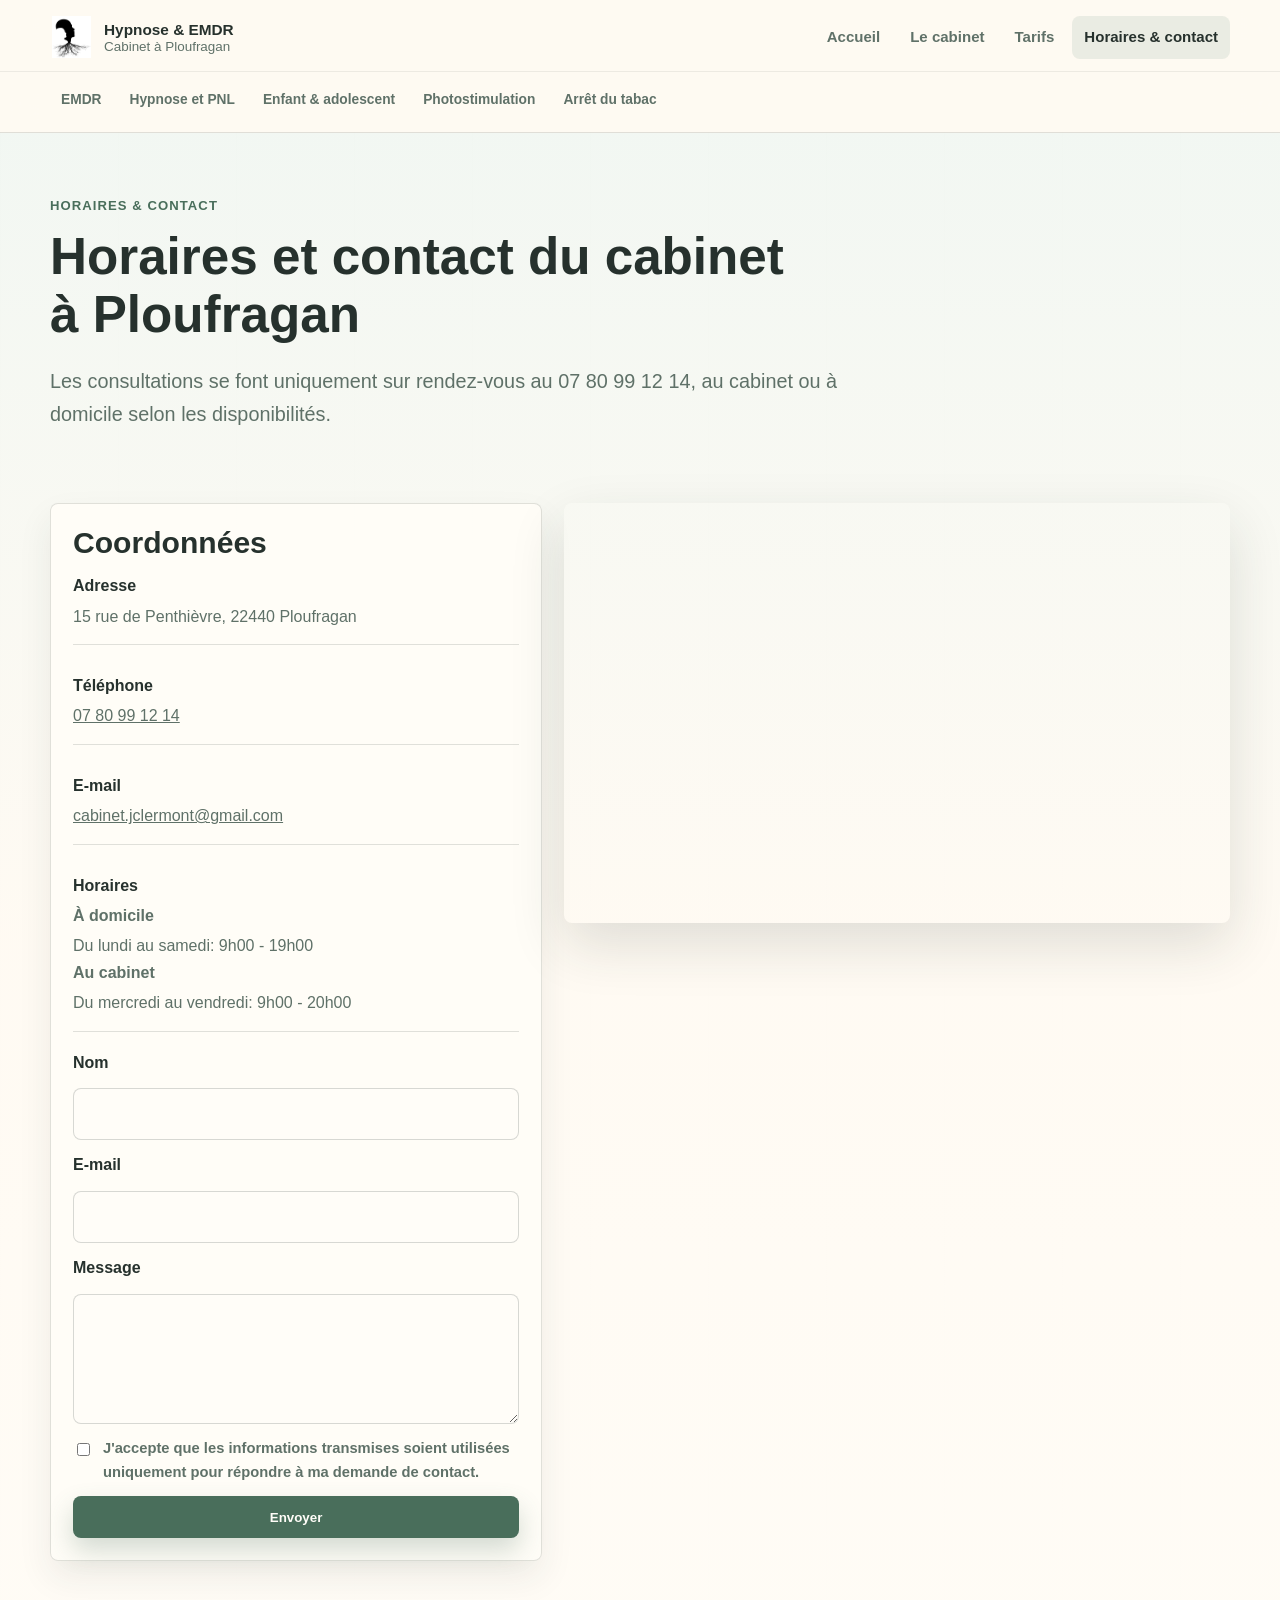
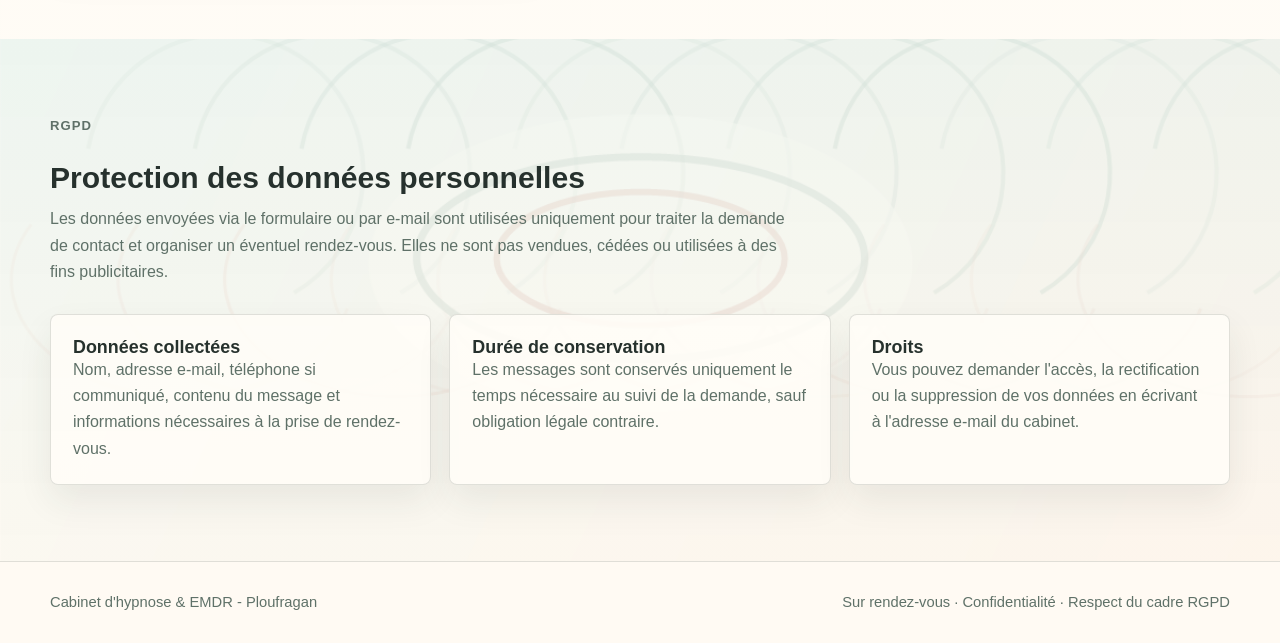
<file: horaires-et-contact.html>
<!DOCTYPE html>
<html lang="fr">
<head>
  <meta charset="UTF-8">
  <meta name="viewport" content="width=device-width, initial-scale=1.0">
  <title>Contact hypnose EMDR Ploufragan | 07 80 99 12 14</title>
  <meta name="description" content="Contactez Julien Clermont à Ploufragan: cabinet d'hypnose et EMDR au 15 rue de Penthièvre. Rendez-vous au 07 80 99 12 14.">
  <meta name="robots" content="index, follow">
  <meta name="author" content="Julien Clermont">
  <link rel="canonical" href="https://www.hypnosejulienclermont.bzh/horaires-et-contact.html">
  <link rel="icon" type="image/x-icon" href="favicon.ico">
  <meta property="og:type" content="website">
  <meta property="og:title" content="Contact hypnose EMDR Ploufragan">
  <meta property="og:description" content="Adresse, téléphone, horaires et carte du cabinet Julien Clermont à Ploufragan.">
  <meta property="og:url" content="https://www.hypnosejulienclermont.bzh/horaires-et-contact.html">
  <meta property="og:image" content="https://www.hypnosejulienclermont.bzh/assets/images/logo.png">
  <meta name="twitter:card" content="summary_large_image">
  <link rel="stylesheet" href="assets/css/style.css">
</head>
<body>
  <header class="site-header">
    <div class="header-inner">
      <a class="brand" href="index.html" aria-label="Accueil du cabinet">
        <span class="brand-mark" aria-hidden="true"></span>
        <span class="brand-text">
          <strong>Hypnose &amp; EMDR</strong>
          <span>Cabinet à Ploufragan</span>
        </span>
      </a>
      <nav class="primary-nav" aria-label="Navigation principale">
        <a href="index.html">Accueil</a>
        <a href="le-cabinet.html">Le cabinet</a>
        <a href="tarifs.html">Tarifs</a>
        <a class="active" href="horaires-et-contact.html">Horaires &amp; contact</a>
      </nav>
    </div>
    <div class="subnav-wrap">
      <nav class="subnav" aria-label="Accompagnements">
        <a href="cabinet/emdr.html">EMDR</a>
        <a href="cabinet/hypnose-eriksonienne.html">Hypnose et PNL</a>
        <a href="cabinet/hypnose-enfant-et-adolescent.html">Enfant &amp; adolescent</a>
        <a href="cabinet/photostimulation.html">Photostimulation</a>
        <a href="cabinet/arret-du-tabac.html">Arrêt du tabac</a>
      </nav>
    </div>
  </header>

  <main>
    <section class="page-hero">
      <p class="eyebrow">Horaires &amp; contact</p>
      <h1>Horaires et contact du cabinet à Ploufragan</h1>
      <p class="lead">Les consultations se font uniquement sur rendez-vous au 07 80 99 12 14, au cabinet ou à domicile selon les disponibilités.</p>
    </section>

    <section class="contact-grid">
      <div class="info-panel">
        <h2>Coordonnées</h2>
        <div class="contact-details">
          <div class="detail-line">
            <strong>Adresse</strong>
            <p>15 rue de Penthièvre, 22440 Ploufragan</p>
          </div>
          <div class="detail-line">
            <strong>Téléphone</strong>
            <p><a href="tel:+33780991214">07 80 99 12 14</a></p>
          </div>
          <div class="detail-line">
            <strong>E-mail</strong>
            <p><a href="mailto:cabinet.jclermont@gmail.com">cabinet.jclermont@gmail.com</a></p>
          </div>
          <div class="detail-line">
            <strong>Horaires</strong>
            <p><strong>À domicile</strong>Du lundi au samedi: 9h00 - 19h00</p>
            <p><strong>Au cabinet</strong>Du mercredi au vendredi: 9h00 - 20h00</p>
          </div>
        </div>

        <form class="contact-form" action="mailto:cabinet.jclermont@gmail.com" method="post" enctype="text/plain">
          <label for="name">Nom</label>
          <input id="name" name="Nom" type="text" autocomplete="name" required>

          <label for="email">E-mail</label>
          <input id="email" name="Email" type="email" autocomplete="email" required>

          <label for="message">Message</label>
          <textarea id="message" name="Message" required></textarea>

          <label class="consent">
            <input type="checkbox" name="Consentement RGPD" required>
            <span>J'accepte que les informations transmises soient utilisées uniquement pour répondre à ma demande de contact.</span>
          </label>

          <button class="button" type="submit">Envoyer</button>
        </form>
      </div>

      <div class="map-frame">
        <iframe title="Carte du cabinet à Ploufragan" src="https://www.google.com/maps?q=15%20rue%20de%20Penthi%C3%A8vre%2022440%20Ploufragan&amp;output=embed"></iframe>
      </div>
    </section>

    <section class="section alt">
      <div class="section-head">
        <p class="eyebrow">RGPD</p>
        <h2>Protection des données personnelles</h2>
        <p>Les données envoyées via le formulaire ou par e-mail sont utilisées uniquement pour traiter la demande de contact et organiser un éventuel rendez-vous. Elles ne sont pas vendues, cédées ou utilisées à des fins publicitaires.</p>
      </div>
      <div class="grid">
        <article class="info-panel">
          <h3>Données collectées</h3>
          <p>Nom, adresse e-mail, téléphone si communiqué, contenu du message et informations nécessaires à la prise de rendez-vous.</p>
        </article>
        <article class="info-panel">
          <h3>Durée de conservation</h3>
          <p>Les messages sont conservés uniquement le temps nécessaire au suivi de la demande, sauf obligation légale contraire.</p>
        </article>
        <article class="info-panel">
          <h3>Droits</h3>
          <p>Vous pouvez demander l'accès, la rectification ou la suppression de vos données en écrivant à l'adresse e-mail du cabinet.</p>
        </article>
      </div>
    </section>
  </main>

  <footer class="site-footer">
    <div class="footer-inner">
      <span>Cabinet d'hypnose &amp; EMDR - Ploufragan</span>
      <span>Sur rendez-vous · Confidentialité · Respect du cadre RGPD</span>
    </div>
  </footer>
</body>
</html>
</file>
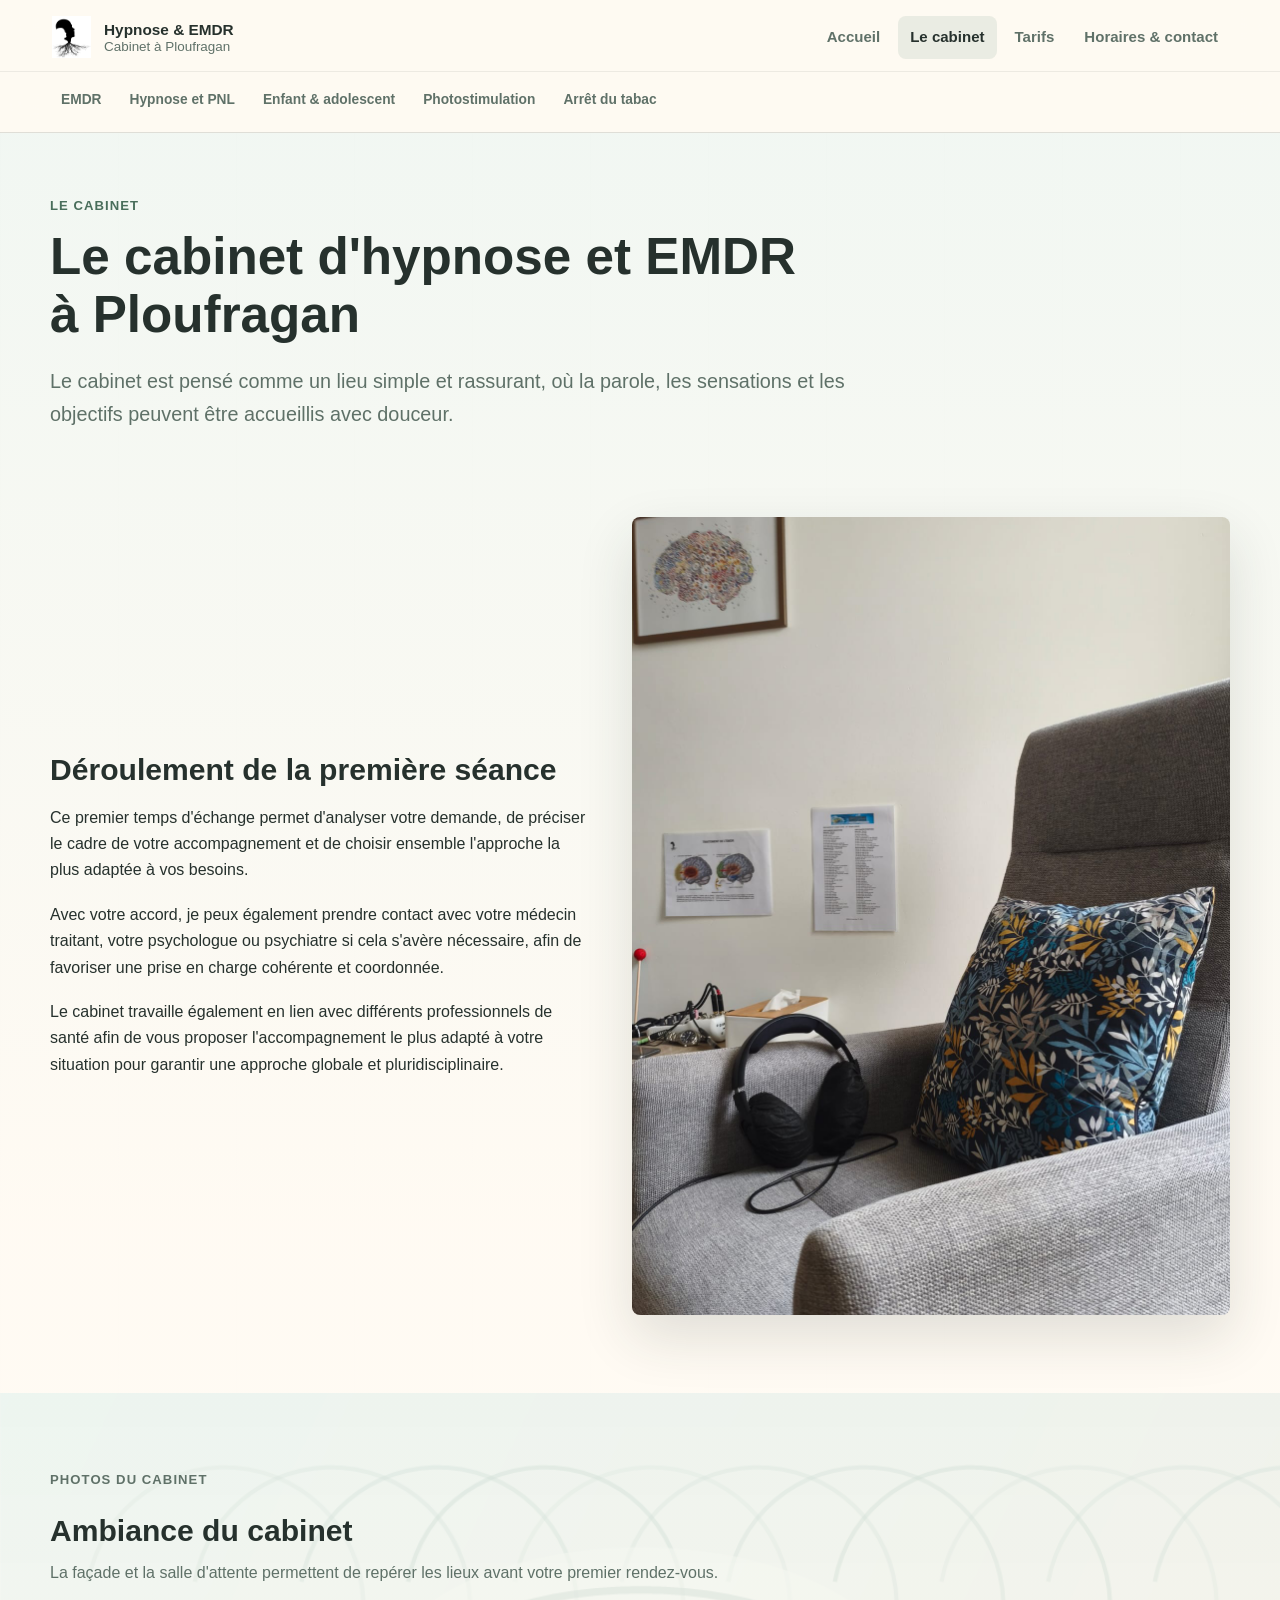
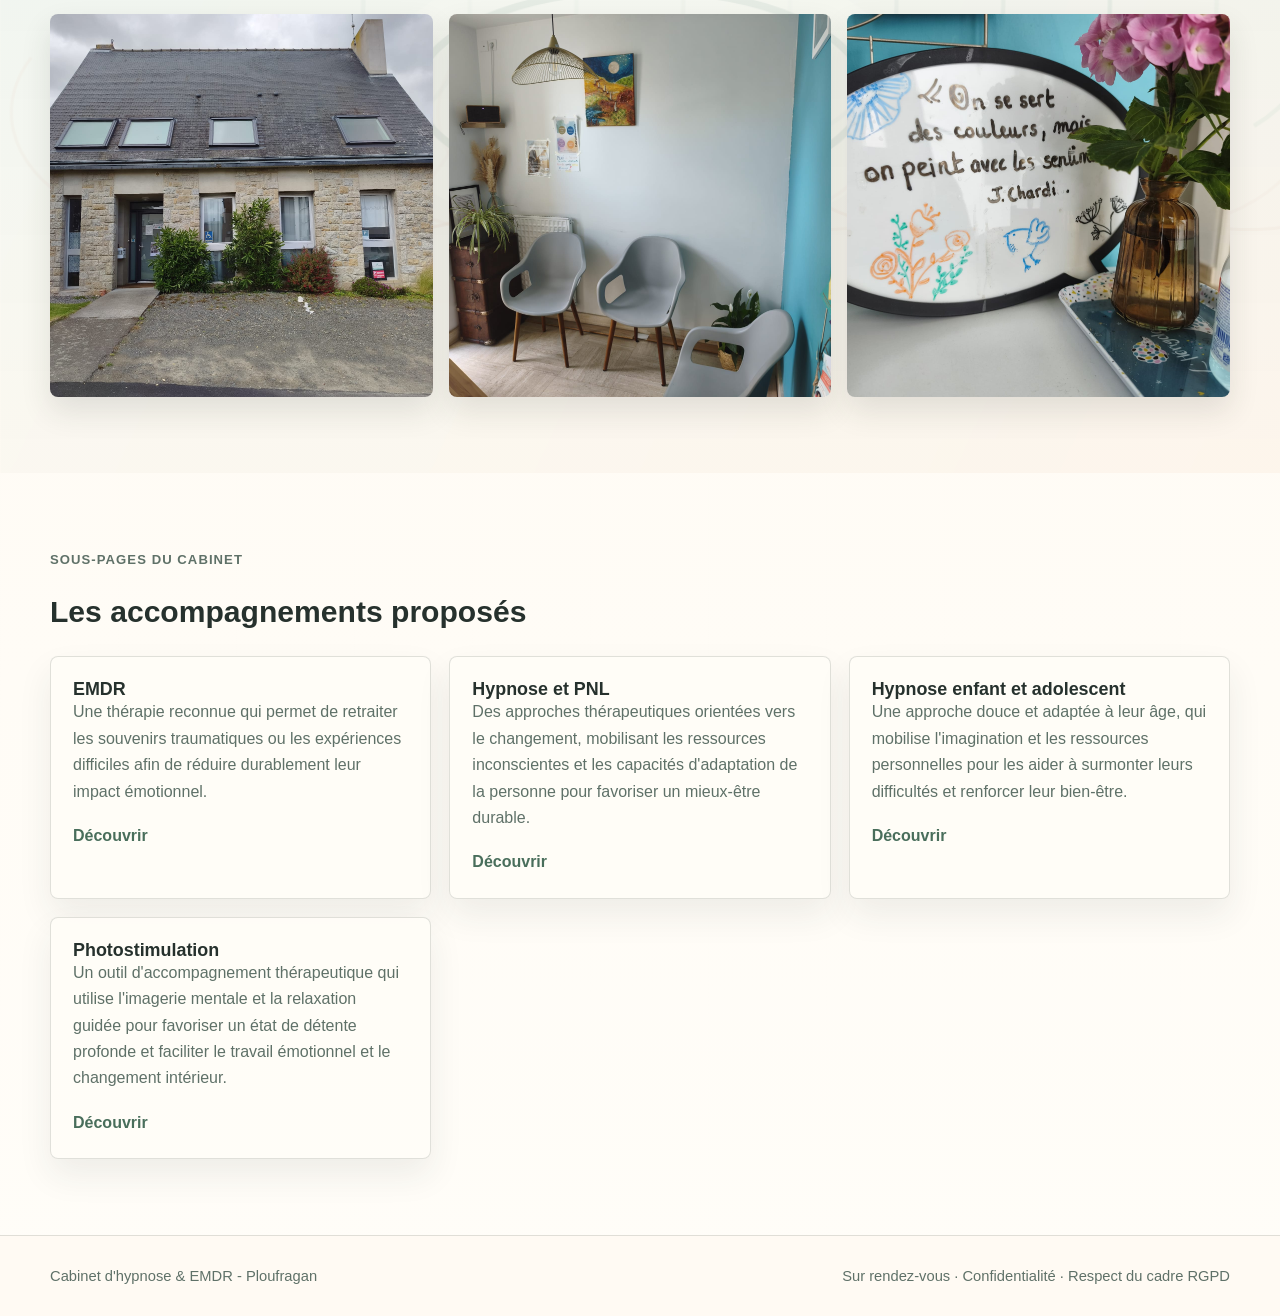
<file: le-cabinet.html>
<!DOCTYPE html>
<html lang="fr">
<head>
  <meta charset="UTF-8">
  <meta name="viewport" content="width=device-width, initial-scale=1.0">
  <title>Cabinet d'hypnose et EMDR à Ploufragan | Julien Clermont</title>
  <meta name="description" content="Découvrez le cabinet Julien Clermont à Ploufragan: hypnose, EMDR, PNL, photostimulation et accompagnement enfant, adolescent et adulte.">
  <meta name="robots" content="index, follow">
  <meta name="author" content="Julien Clermont">
  <link rel="canonical" href="https://www.hypnosejulienclermont.bzh/le-cabinet.html">
  <link rel="icon" type="image/x-icon" href="favicon.ico">
  <meta property="og:type" content="website">
  <meta property="og:title" content="Cabinet d'hypnose et EMDR à Ploufragan">
  <meta property="og:description" content="Présentation du cabinet, du cadre d'accueil et des accompagnements proposés par Julien Clermont à Ploufragan.">
  <meta property="og:url" content="https://www.hypnosejulienclermont.bzh/le-cabinet.html">
  <meta property="og:image" content="https://www.hypnosejulienclermont.bzh/assets/images/photo-premiere-seance.jpeg">
  <meta name="twitter:card" content="summary_large_image">
  <link rel="stylesheet" href="assets/css/style.css">
</head>
<body>
  <header class="site-header">
    <div class="header-inner">
      <a class="brand" href="index.html" aria-label="Accueil du cabinet">
        <span class="brand-mark" aria-hidden="true"></span>
        <span class="brand-text">
          <strong>Hypnose &amp; EMDR</strong>
          <span>Cabinet à Ploufragan</span>
        </span>
      </a>
      <nav class="primary-nav" aria-label="Navigation principale">
        <a href="index.html">Accueil</a>
        <a class="active" href="le-cabinet.html">Le cabinet</a>
        <a href="tarifs.html">Tarifs</a>
        <a href="horaires-et-contact.html">Horaires &amp; contact</a>
      </nav>
    </div>
    <div class="subnav-wrap">
      <nav class="subnav" aria-label="Accompagnements">
        <a href="cabinet/emdr.html">EMDR</a>
        <a href="cabinet/hypnose-eriksonienne.html">Hypnose et PNL</a>
        <a href="cabinet/hypnose-enfant-et-adolescent.html">Enfant &amp; adolescent</a>
        <a href="cabinet/photostimulation.html">Photostimulation</a>
        <a href="cabinet/arret-du-tabac.html">Arrêt du tabac</a>
      </nav>
    </div>
  </header>

  <main>
    <section class="page-hero">
      <p class="eyebrow">Le cabinet</p>
      <h1>Le cabinet d'hypnose et EMDR à Ploufragan</h1>
      <p class="lead">Le cabinet est pensé comme un lieu simple et rassurant, où la parole, les sensations et les objectifs peuvent être accueillis avec douceur.</p>
    </section>

    <section class="split-section">
      <div class="copy-flow">
        <h2>Déroulement de la première séance</h2>
        <p>Ce premier temps d'échange permet d'analyser votre demande, de préciser le cadre de votre accompagnement et de choisir ensemble l'approche la plus adaptée à vos besoins.</p>
        <p>Avec votre accord, je peux également prendre contact avec votre médecin traitant, votre psychologue ou psychiatre si cela s'avère nécessaire, afin de favoriser une prise en charge cohérente et coordonnée.</p>
        <p>Le cabinet travaille également en lien avec différents professionnels de santé afin de vous proposer l'accompagnement le plus adapté à votre situation pour garantir une approche globale et pluridisciplinaire.</p>
      </div>
      <div class="photo-frame">
        <img src="assets/images/photo-premiere-seance.jpeg" alt="Fauteuil de consultation préparé pour une première séance">
      </div>
    </section>

    <section class="section alt">
      <div class="section-head">
        <p class="eyebrow">Photos du cabinet</p>
        <h2>Ambiance du cabinet</h2>
        <p>La façade et la salle d'attente permettent de repérer les lieux avant votre premier rendez-vous.</p>
      </div>
      <div class="container">
        <div class="photo-grid">
          <img src="assets/images/cabinet-exterieur.jpeg" alt="Façade du cabinet">
          <img src="assets/images/salle-attente.jpeg" alt="Salle d'attente du cabinet">
          <img src="assets/images/salle-attente-2.jpeg" alt="Espace d'accueil du cabinet">
        </div>
      </div>
    </section>

    <section class="section">
      <div class="section-head">
        <p class="eyebrow">Sous-pages du cabinet</p>
        <h2>Les accompagnements proposés</h2>
      </div>
      <div class="grid">
        <article class="card">
          <div class="card-body">
            <h3>EMDR</h3>
            <p>Une thérapie reconnue qui permet de retraiter les souvenirs traumatiques ou les expériences difficiles afin de réduire durablement leur impact émotionnel.</p>
            <a class="card-link" href="cabinet/emdr.html">Découvrir</a>
          </div>
        </article>
        <article class="card">
          <div class="card-body">
            <h3>Hypnose et PNL</h3>
            <p>Des approches thérapeutiques orientées vers le changement, mobilisant les ressources inconscientes et les capacités d'adaptation de la personne pour favoriser un mieux-être durable.</p>
            <a class="card-link" href="cabinet/hypnose-eriksonienne.html">Découvrir</a>
          </div>
        </article>
        <article class="card">
          <div class="card-body">
            <h3>Hypnose enfant et adolescent</h3>
            <p>Une approche douce et adaptée à leur âge, qui mobilise l'imagination et les ressources personnelles pour les aider à surmonter leurs difficultés et renforcer leur bien-être.</p>
            <a class="card-link" href="cabinet/hypnose-enfant-et-adolescent.html">Découvrir</a>
          </div>
        </article>
        <article class="card">
          <div class="card-body">
            <h3>Photostimulation</h3>
            <p>Un outil d'accompagnement thérapeutique qui utilise l'imagerie mentale et la relaxation guidée pour favoriser un état de détente profonde et faciliter le travail émotionnel et le changement intérieur.</p>
            <a class="card-link" href="cabinet/photostimulation.html">Découvrir</a>
          </div>
        </article>
      </div>
    </section>
  </main>

  <footer class="site-footer">
    <div class="footer-inner">
      <span>Cabinet d'hypnose &amp; EMDR - Ploufragan</span>
      <span>Sur rendez-vous · Confidentialité · Respect du cadre RGPD</span>
    </div>
  </footer>
</body>
</html>
</file>
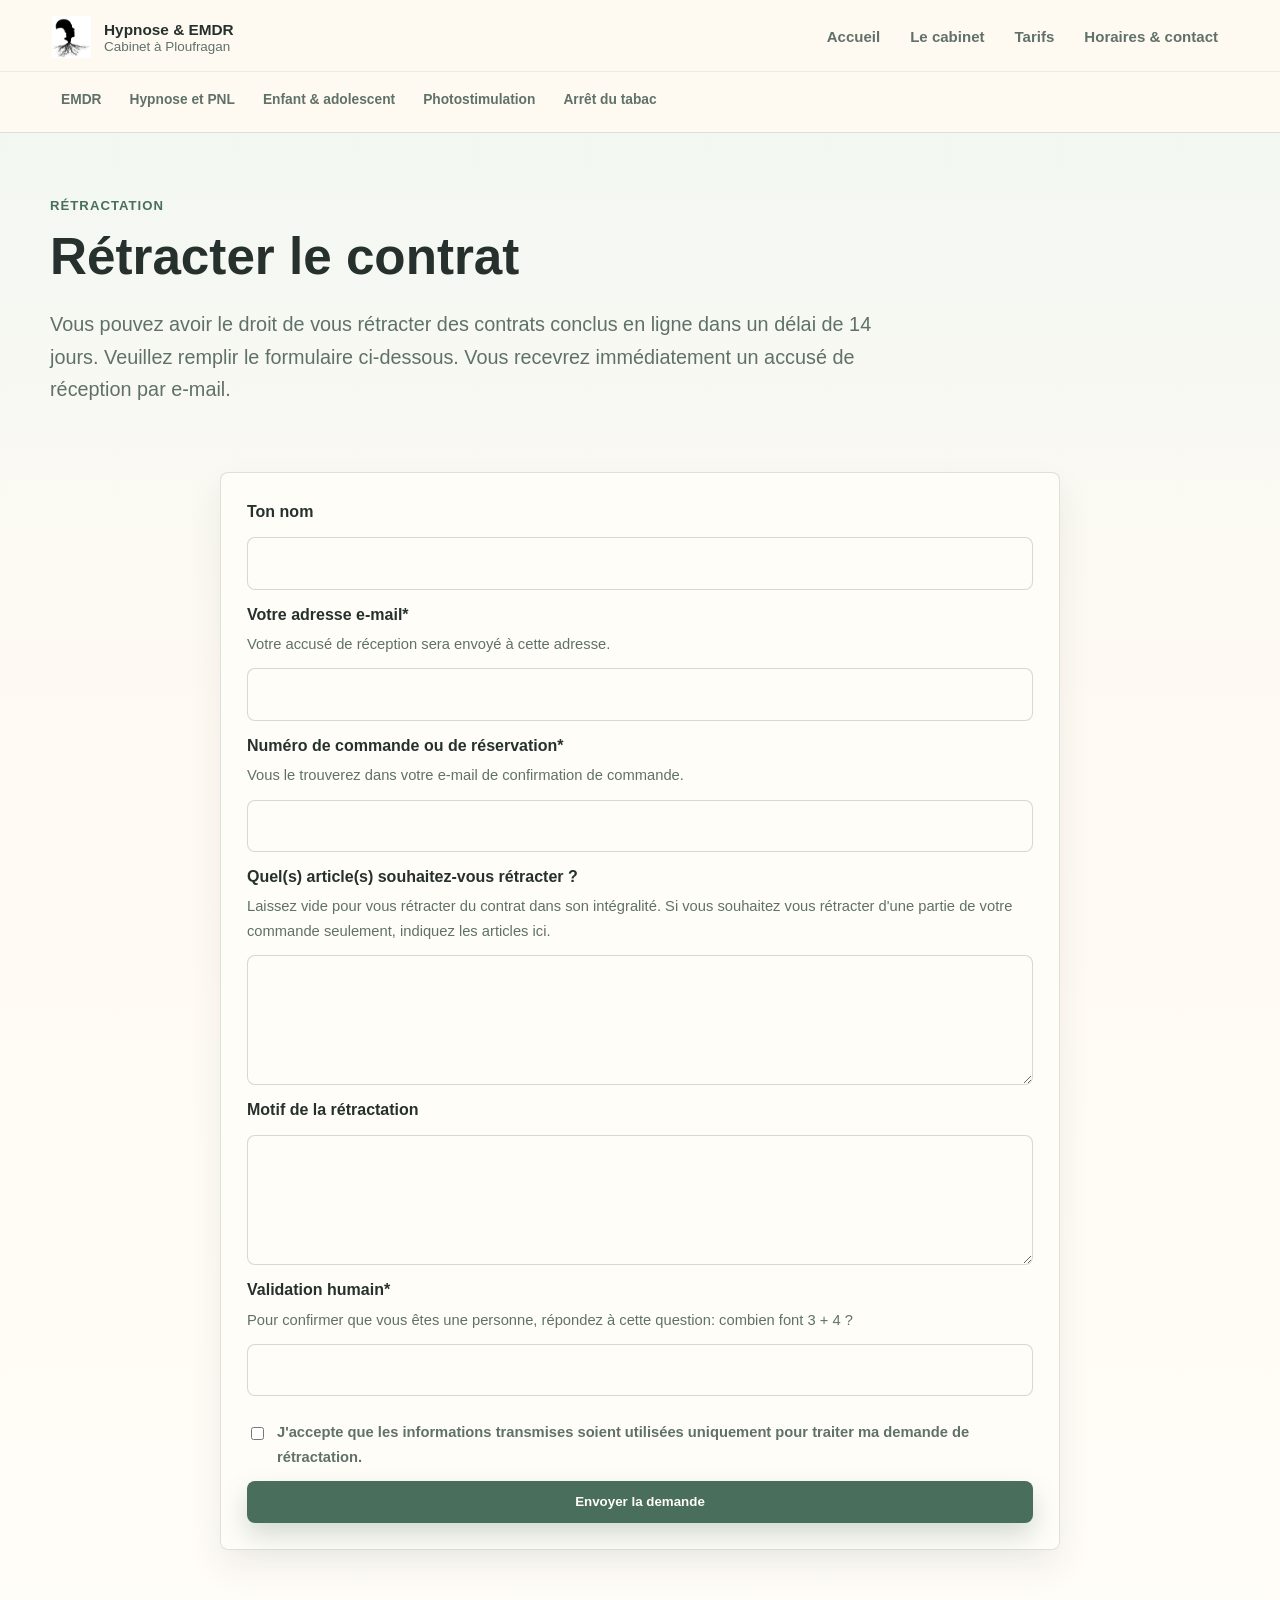
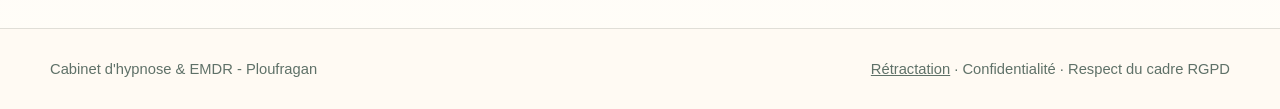
<file: retractation.html>
<!DOCTYPE html>
<html lang="fr">
<head>
  <meta charset="UTF-8">
  <meta name="viewport" content="width=device-width, initial-scale=1.0">
  <title>Rétractation | Julien Clermont Hypnose EMDR</title>
  <meta name="description" content="Formulaire de rétractation pour les contrats conclus en ligne avec le cabinet Julien Clermont à Ploufragan.">
  <meta name="robots" content="noindex, follow">
  <meta name="author" content="Julien Clermont">
  <link rel="icon" type="image/x-icon" href="favicon.ico">
  <link rel="stylesheet" href="assets/css/style.css">
</head>
<body>
  <header class="site-header">
    <div class="header-inner">
      <a class="brand" href="index.html" aria-label="Accueil du cabinet">
        <span class="brand-mark" aria-hidden="true"></span>
        <span class="brand-text">
          <strong>Hypnose &amp; EMDR</strong>
          <span>Cabinet à Ploufragan</span>
        </span>
      </a>
      <nav class="primary-nav" aria-label="Navigation principale">
        <a href="index.html">Accueil</a>
        <a href="le-cabinet.html">Le cabinet</a>
        <a href="tarifs.html">Tarifs</a>
        <a href="horaires-et-contact.html">Horaires &amp; contact</a>
      </nav>
    </div>
    <div class="subnav-wrap">
      <nav class="subnav" aria-label="Accompagnements">
        <a href="cabinet/emdr.html">EMDR</a>
        <a href="cabinet/hypnose-eriksonienne.html">Hypnose et PNL</a>
        <a href="cabinet/hypnose-enfant-et-adolescent.html">Enfant &amp; adolescent</a>
        <a href="cabinet/photostimulation.html">Photostimulation</a>
        <a href="cabinet/arret-du-tabac.html">Arrêt du tabac</a>
      </nav>
    </div>
  </header>

  <main>
    <section class="page-hero">
      <p class="eyebrow">Rétractation</p>
      <h1>Rétracter le contrat</h1>
      <p class="lead">Vous pouvez avoir le droit de vous rétracter des contrats conclus en ligne dans un délai de 14 jours. Veuillez remplir le formulaire ci-dessous. Vous recevrez immédiatement un accusé de réception par e-mail.</p>
    </section>

    <section class="form-section">
      <form class="retractation-form" action="mailto:cabinet.jclermont@gmail.com" method="post" enctype="text/plain" onsubmit="return validateHumanCheck(event)">
        <label for="withdraw-name">Ton nom</label>
        <input id="withdraw-name" name="Nom" type="text" autocomplete="name">

        <label for="withdraw-email">Votre adresse e-mail*</label>
        <p class="field-help">Votre accusé de réception sera envoyé à cette adresse.</p>
        <input id="withdraw-email" name="Adresse e-mail" type="email" autocomplete="email" required>

        <label for="withdraw-order">Numéro de commande ou de réservation*</label>
        <p class="field-help">Vous le trouverez dans votre e-mail de confirmation de commande.</p>
        <input id="withdraw-order" name="Numéro de commande ou de réservation" type="text" required>

        <label for="withdraw-items">Quel(s) article(s) souhaitez-vous rétracter ?</label>
        <p class="field-help">Laissez vide pour vous rétracter du contrat dans son intégralité. Si vous souhaitez vous rétracter d'une partie de votre commande seulement, indiquez les articles ici.</p>
        <textarea id="withdraw-items" name="Articles concernés"></textarea>

        <label for="withdraw-reason">Motif de la rétractation</label>
        <textarea id="withdraw-reason" name="Motif de la rétractation"></textarea>

        <label for="human-check">Validation humain*</label>
        <p class="field-help">Pour confirmer que vous êtes une personne, répondez à cette question: combien font 3 + 4 ?</p>
        <input id="human-check" name="Validation humain" type="number" inputmode="numeric" required>
        <p class="form-error" id="human-error" aria-live="polite"></p>

        <label class="consent">
          <input type="checkbox" name="Consentement RGPD" required>
          <span>J'accepte que les informations transmises soient utilisées uniquement pour traiter ma demande de rétractation.</span>
        </label>

        <button class="button" type="submit">Envoyer la demande</button>
      </form>
    </section>
  </main>

  <footer class="site-footer">
    <div class="footer-inner">
      <span>Cabinet d'hypnose &amp; EMDR - Ploufragan</span>
      <span><a href="retractation.html">Rétractation</a> · Confidentialité · Respect du cadre RGPD</span>
    </div>
  </footer>

  <script>
    function validateHumanCheck(event) {
      var input = document.getElementById("human-check");
      var error = document.getElementById("human-error");
      if (!input || Number(input.value) === 7) {
        if (error) {
          error.textContent = "";
        }
        return true;
      }
      event.preventDefault();
      if (error) {
        error.textContent = "La validation humain est incorrecte. Merci d'indiquer la bonne réponse.";
      }
      input.focus();
      return false;
    }
  </script>
</body>
</html>
</file>
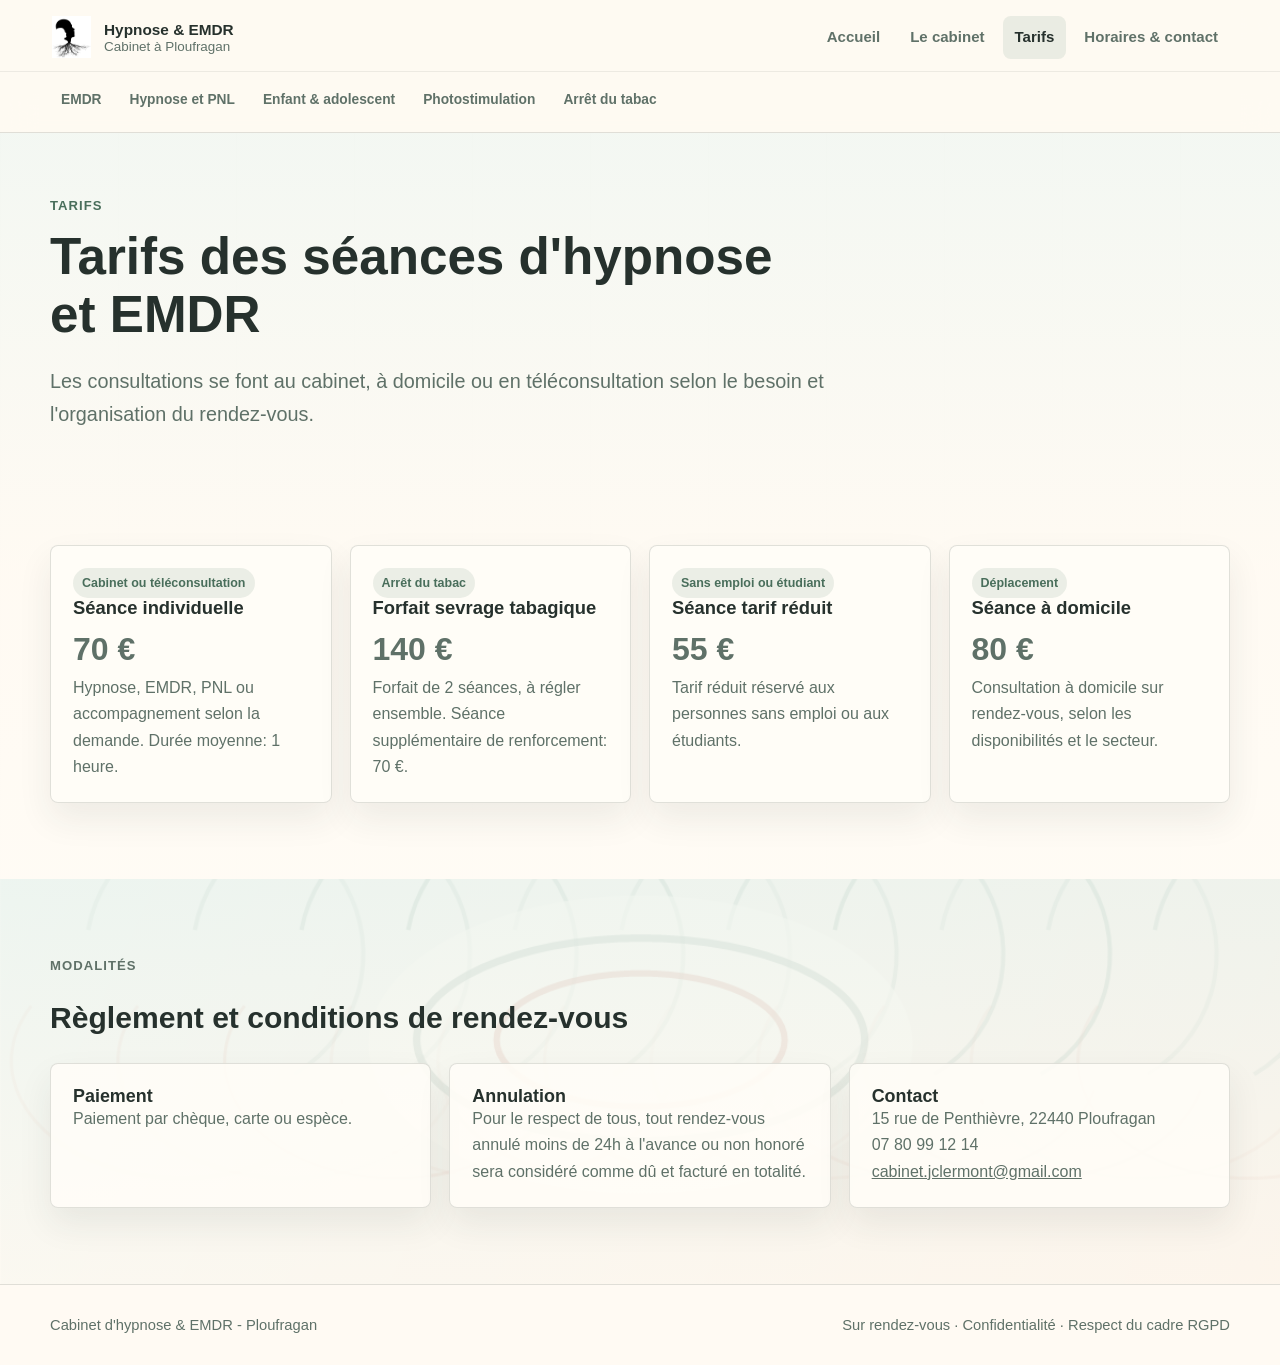
<file: tarifs.html>
<!DOCTYPE html>
<html lang="fr">
<head>
  <meta charset="UTF-8">
  <meta name="viewport" content="width=device-width, initial-scale=1.0">
  <title>Tarifs hypnose EMDR à Ploufragan | Julien Clermont</title>
  <meta name="description" content="Tarifs des séances d'hypnose, EMDR, sevrage tabagique et séances à domicile avec Julien Clermont à Ploufragan.">
  <meta name="robots" content="index, follow">
  <meta name="author" content="Julien Clermont">
  <link rel="canonical" href="https://www.hypnosejulienclermont.bzh/tarifs.html">
  <link rel="icon" type="image/x-icon" href="favicon.ico">
  <meta property="og:type" content="website">
  <meta property="og:title" content="Tarifs hypnose EMDR à Ploufragan">
  <meta property="og:description" content="Séance individuelle, tarif réduit, sevrage tabagique et séance à domicile avec Julien Clermont.">
  <meta property="og:url" content="https://www.hypnosejulienclermont.bzh/tarifs.html">
  <meta property="og:image" content="https://www.hypnosejulienclermont.bzh/assets/images/logo.png">
  <meta name="twitter:card" content="summary_large_image">
  <link rel="stylesheet" href="assets/css/style.css">
</head>
<body>
  <header class="site-header">
    <div class="header-inner">
      <a class="brand" href="index.html" aria-label="Accueil du cabinet">
        <span class="brand-mark" aria-hidden="true"></span>
        <span class="brand-text">
          <strong>Hypnose &amp; EMDR</strong>
          <span>Cabinet à Ploufragan</span>
        </span>
      </a>
      <nav class="primary-nav" aria-label="Navigation principale">
        <a href="index.html">Accueil</a>
        <a href="le-cabinet.html">Le cabinet</a>
        <a class="active" href="tarifs.html">Tarifs</a>
        <a href="horaires-et-contact.html">Horaires &amp; contact</a>
      </nav>
    </div>
    <div class="subnav-wrap">
      <nav class="subnav" aria-label="Accompagnements">
        <a href="cabinet/emdr.html">EMDR</a>
        <a href="cabinet/hypnose-eriksonienne.html">Hypnose et PNL</a>
        <a href="cabinet/hypnose-enfant-et-adolescent.html">Enfant &amp; adolescent</a>
        <a href="cabinet/photostimulation.html">Photostimulation</a>
        <a href="cabinet/arret-du-tabac.html">Arrêt du tabac</a>
      </nav>
    </div>
  </header>

  <main>
    <section class="page-hero">
      <p class="eyebrow">Tarifs</p>
      <h1>Tarifs des séances d'hypnose et EMDR</h1>
      <p class="lead">Les consultations se font au cabinet, à domicile ou en téléconsultation selon le besoin et l'organisation du rendez-vous.</p>
    </section>

    <section class="section">
      <div class="price-grid">
        <article class="price-card">
          <span class="tag">Cabinet ou téléconsultation</span>
          <h2>Séance individuelle</h2>
          <p class="price">70 €</p>
          <p>Hypnose, EMDR, PNL ou accompagnement selon la demande. Durée moyenne: 1 heure.</p>
        </article>
        <article class="price-card">
          <span class="tag">Arrêt du tabac</span>
          <h2>Forfait sevrage tabagique</h2>
          <p class="price">140 €</p>
          <p>Forfait de 2 séances, à régler ensemble. Séance supplémentaire de renforcement: 70 €.</p>
        </article>
        <article class="price-card">
          <span class="tag">Sans emploi ou étudiant</span>
          <h2>Séance tarif réduit</h2>
          <p class="price">55 €</p>
          <p>Tarif réduit réservé aux personnes sans emploi ou aux étudiants.</p>
        </article>
        <article class="price-card">
          <span class="tag">Déplacement</span>
          <h2>Séance à domicile</h2>
          <p class="price">80 €</p>
          <p>Consultation à domicile sur rendez-vous, selon les disponibilités et le secteur.</p>
        </article>
      </div>
    </section>

    <section class="section alt">
      <div class="section-head">
        <p class="eyebrow">Modalités</p>
        <h2>Règlement et conditions de rendez-vous</h2>
      </div>
      <div class="grid">
        <article class="info-panel">
          <h3>Paiement</h3>
          <p>Paiement par chèque, carte ou espèce.</p>
        </article>
        <article class="info-panel">
          <h3>Annulation</h3>
          <p>Pour le respect de tous, tout rendez-vous annulé moins de 24h à l'avance ou non honoré sera considéré comme dû et facturé en totalité.</p>
        </article>
        <article class="info-panel">
          <h3>Contact</h3>
          <p>15 rue de Penthièvre, 22440 Ploufragan<br>07 80 99 12 14<br><a href="mailto:cabinet.jclermont@gmail.com">cabinet.jclermont@gmail.com</a></p>
        </article>
      </div>
    </section>
  </main>

  <footer class="site-footer">
    <div class="footer-inner">
      <span>Cabinet d'hypnose &amp; EMDR - Ploufragan</span>
      <span>Sur rendez-vous · Confidentialité · Respect du cadre RGPD</span>
    </div>
  </footer>
</body>
</html>
</file>
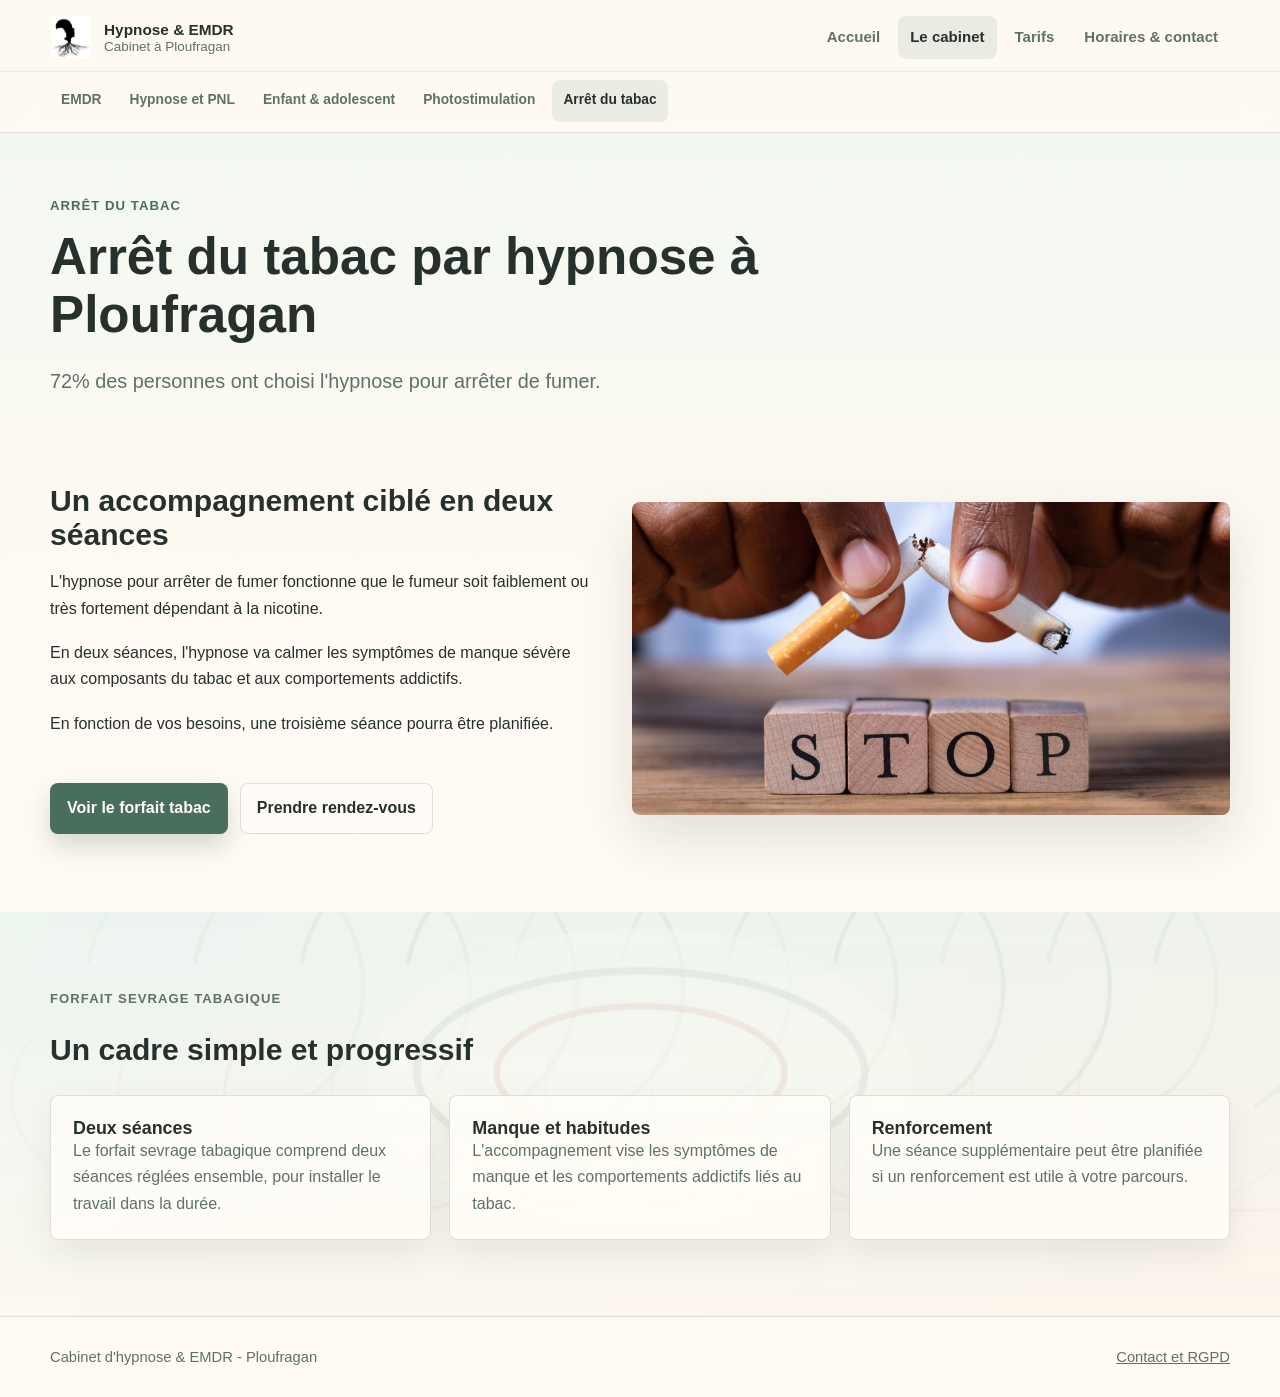
<file: cabinet/arret-du-tabac.html>
<!DOCTYPE html>
<html lang="fr">
<head>
  <meta charset="UTF-8">
  <meta name="viewport" content="width=device-width, initial-scale=1.0">
  <title>Arrêt du tabac par hypnose à Ploufragan | Julien Clermont</title>
  <meta name="description" content="Accompagnement par hypnose pour l'arrêt du tabac à Ploufragan avec Julien Clermont: forfait sevrage tabagique en deux séances et renforcement si besoin.">
  <meta name="robots" content="index, follow">
  <meta name="author" content="Julien Clermont">
  <link rel="canonical" href="https://www.hypnosejulienclermont.bzh/cabinet/arret-du-tabac.html">
  <link rel="icon" type="image/x-icon" href="../favicon.ico">
  <meta property="og:type" content="website">
  <meta property="og:title" content="Arrêt du tabac par hypnose à Ploufragan">
  <meta property="og:description" content="Hypnose et accompagnement du sevrage tabagique avec Julien Clermont.">
  <meta property="og:url" content="https://www.hypnosejulienclermont.bzh/cabinet/arret-du-tabac.html">
  <meta property="og:image" content="https://www.hypnosejulienclermont.bzh/assets/images/hypnose-tabac.jpg">
  <meta name="twitter:card" content="summary_large_image">
  <link rel="stylesheet" href="../assets/css/style.css">
</head>
<body>
  <header class="site-header">
    <div class="header-inner">
      <a class="brand" href="../index.html" aria-label="Accueil du cabinet">
        <span class="brand-mark" aria-hidden="true"></span>
        <span class="brand-text">
          <strong>Hypnose &amp; EMDR</strong>
          <span>Cabinet à Ploufragan</span>
        </span>
      </a>
      <nav class="primary-nav" aria-label="Navigation principale">
        <a href="../index.html">Accueil</a>
        <a class="active" href="../le-cabinet.html">Le cabinet</a>
        <a href="../tarifs.html">Tarifs</a>
        <a href="../horaires-et-contact.html">Horaires &amp; contact</a>
      </nav>
    </div>
    <div class="subnav-wrap">
      <nav class="subnav" aria-label="Accompagnements">
        <a href="emdr.html">EMDR</a>
        <a href="hypnose-eriksonienne.html">Hypnose et PNL</a>
        <a href="hypnose-enfant-et-adolescent.html">Enfant &amp; adolescent</a>
        <a href="photostimulation.html">Photostimulation</a>
        <a class="active" href="arret-du-tabac.html">Arrêt du tabac</a>
      </nav>
    </div>
  </header>

  <main>
    <section class="page-hero">
      <p class="eyebrow">Arrêt du tabac</p>
      <h1>Arrêt du tabac par hypnose à Ploufragan</h1>
      <p class="lead">72% des personnes ont choisi l'hypnose pour arrêter de fumer.</p>
    </section>

    <section class="split-section">
      <div class="copy-flow">
        <h2>Un accompagnement ciblé en deux séances</h2>
        <p>L'hypnose pour arrêter de fumer fonctionne que le fumeur soit faiblement ou très fortement dépendant à la nicotine.</p>
        <p>En deux séances, l'hypnose va calmer les symptômes de manque sévère aux composants du tabac et aux comportements addictifs.</p>
        <p>En fonction de vos besoins, une troisième séance pourra être planifiée.</p>
        <div class="cta-actions">
          <a class="button" href="../tarifs.html">Voir le forfait tabac</a>
          <a class="ghost-button" href="../horaires-et-contact.html">Prendre rendez-vous</a>
        </div>
      </div>
      <div class="photo-frame">
        <img src="../assets/images/hypnose-tabac.jpg" alt="Cigarette cassée et accompagnement à l'arrêt du tabac">
      </div>
    </section>

    <section class="section alt">
      <div class="section-head">
        <p class="eyebrow">Forfait sevrage tabagique</p>
        <h2>Un cadre simple et progressif</h2>
      </div>
      <div class="grid">
        <article class="info-panel">
          <h3>Deux séances</h3>
          <p>Le forfait sevrage tabagique comprend deux séances réglées ensemble, pour installer le travail dans la durée.</p>
        </article>
        <article class="info-panel">
          <h3>Manque et habitudes</h3>
          <p>L'accompagnement vise les symptômes de manque et les comportements addictifs liés au tabac.</p>
        </article>
        <article class="info-panel">
          <h3>Renforcement</h3>
          <p>Une séance supplémentaire peut être planifiée si un renforcement est utile à votre parcours.</p>
        </article>
      </div>
    </section>
  </main>

  <footer class="site-footer">
    <div class="footer-inner">
      <span>Cabinet d'hypnose &amp; EMDR - Ploufragan</span>
      <span><a href="../horaires-et-contact.html">Contact et RGPD</a></span>
    </div>
  </footer>
</body>
</html>
</file>
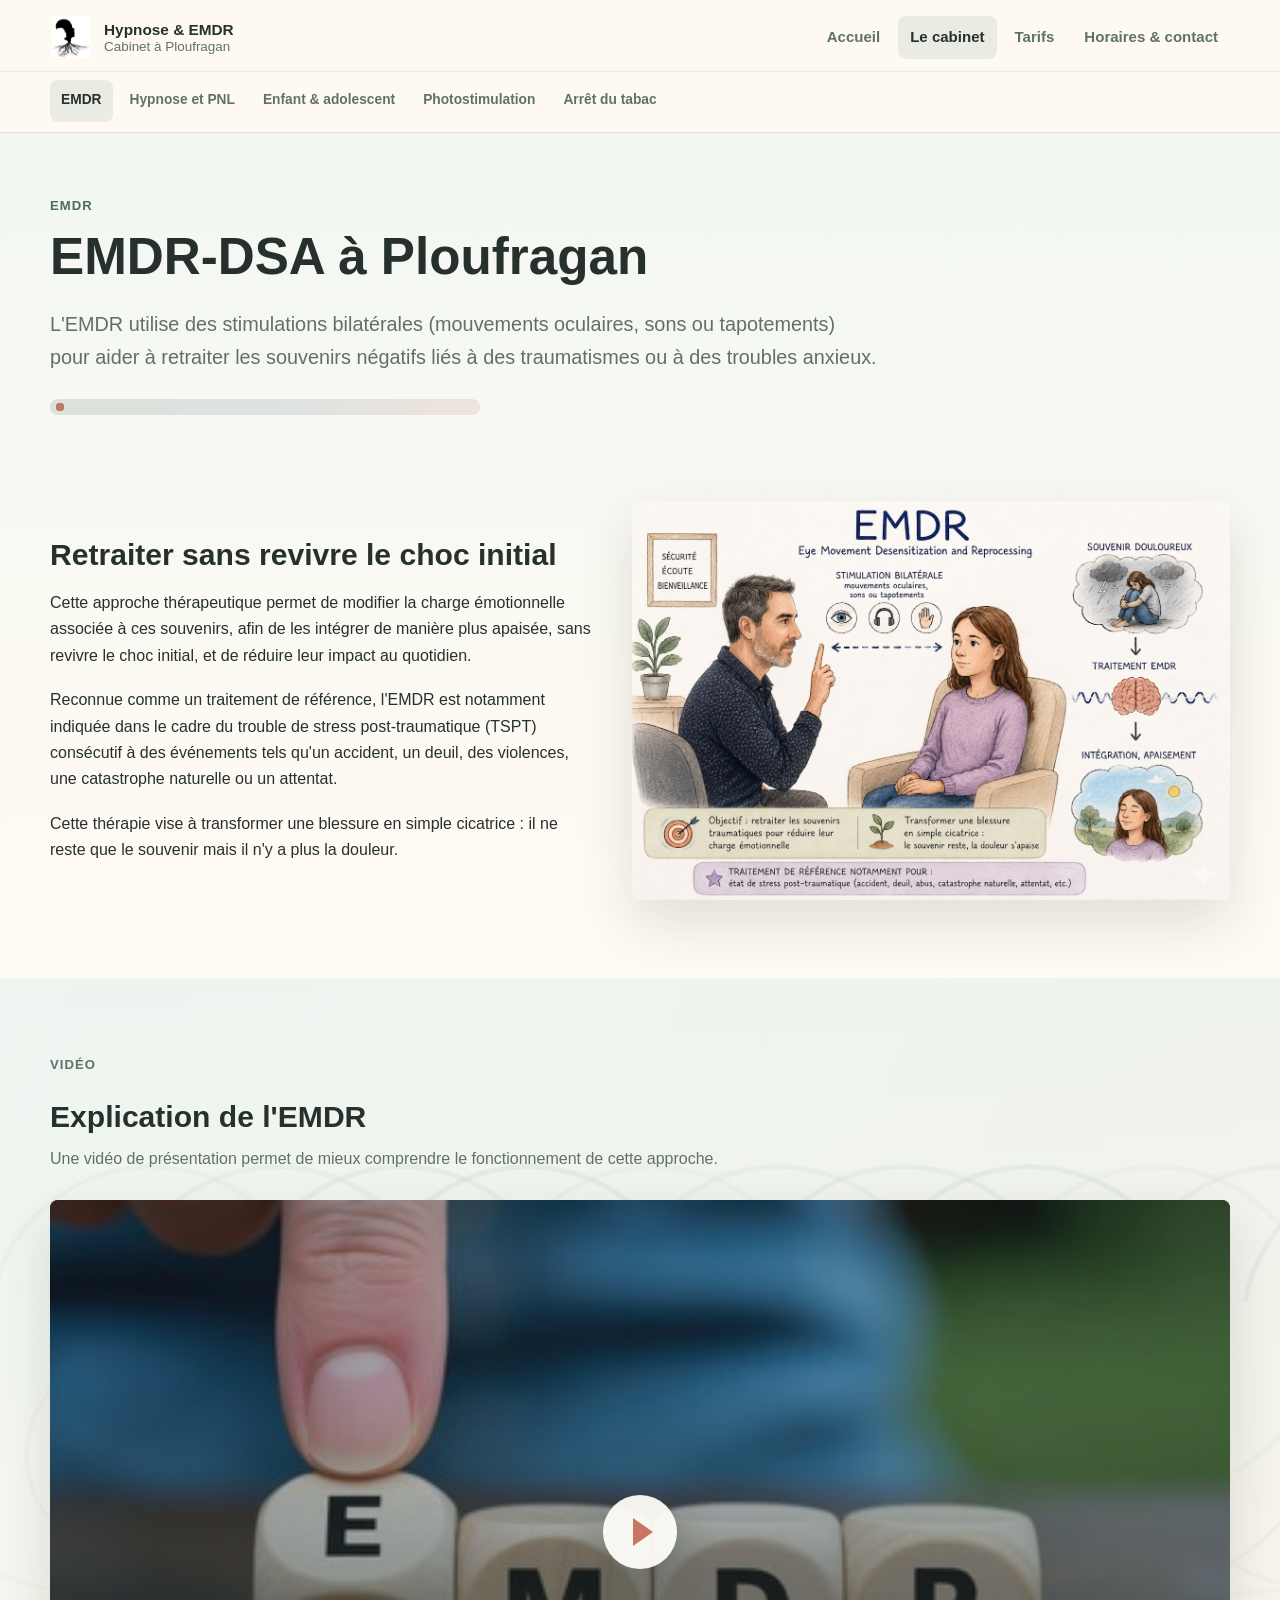
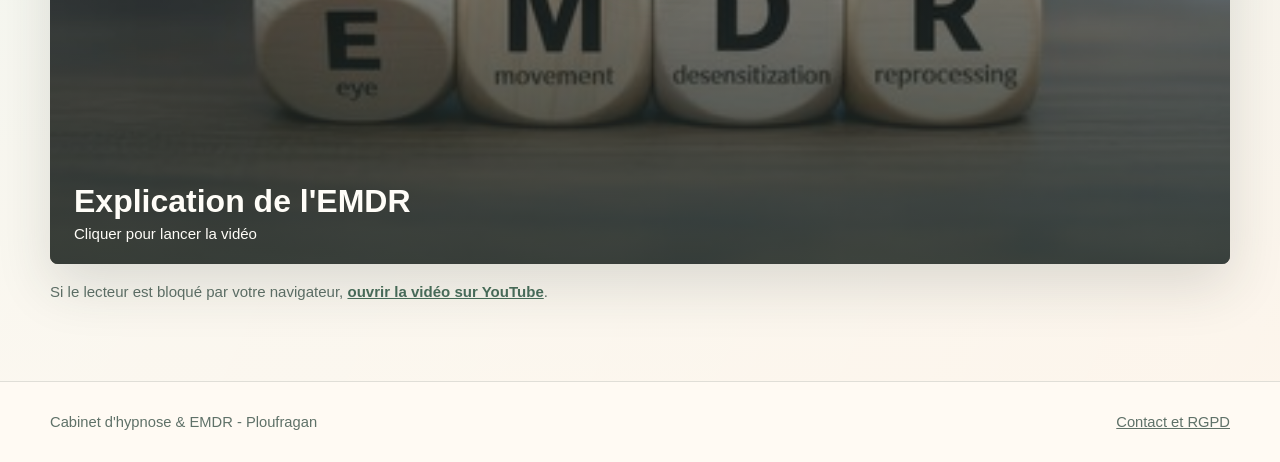
<file: cabinet/emdr.html>
<!DOCTYPE html>
<html lang="fr">
<head>
  <meta charset="UTF-8">
  <meta name="viewport" content="width=device-width, initial-scale=1.0">
  <title>EMDR à Ploufragan | Julien Clermont Hypnose EMDR</title>
  <meta name="description" content="EMDR-DSA à Ploufragan avec Julien Clermont: stimulations bilatérales pour aider à retraiter les souvenirs traumatiques ou les expériences difficiles.">
  <meta name="robots" content="index, follow">
  <meta name="author" content="Julien Clermont">
  <link rel="canonical" href="https://www.hypnosejulienclermont.bzh/cabinet/emdr.html">
  <link rel="icon" type="image/x-icon" href="../favicon.ico">
  <meta property="og:type" content="website">
  <meta property="og:title" content="EMDR à Ploufragan">
  <meta property="og:description" content="Accompagnement EMDR-DSA et stimulations bilatérales avec Julien Clermont.">
  <meta property="og:url" content="https://www.hypnosejulienclermont.bzh/cabinet/emdr.html">
  <meta property="og:image" content="https://www.hypnosejulienclermont.bzh/assets/images/emdr-infographie.png">
  <meta name="twitter:card" content="summary_large_image">
  <link rel="stylesheet" href="../assets/css/style.css">
</head>
<body>
  <header class="site-header">
    <div class="header-inner">
      <a class="brand" href="../index.html" aria-label="Accueil du cabinet">
        <span class="brand-mark" aria-hidden="true"></span>
        <span class="brand-text">
          <strong>Hypnose &amp; EMDR</strong>
          <span>Cabinet à Ploufragan</span>
        </span>
      </a>
      <nav class="primary-nav" aria-label="Navigation principale">
        <a href="../index.html">Accueil</a>
        <a class="active" href="../le-cabinet.html">Le cabinet</a>
        <a href="../tarifs.html">Tarifs</a>
        <a href="../horaires-et-contact.html">Horaires &amp; contact</a>
      </nav>
    </div>
    <div class="subnav-wrap">
      <nav class="subnav" aria-label="Accompagnements">
        <a class="active" href="emdr.html">EMDR</a>
        <a href="hypnose-eriksonienne.html">Hypnose et PNL</a>
        <a href="hypnose-enfant-et-adolescent.html">Enfant &amp; adolescent</a>
        <a href="photostimulation.html">Photostimulation</a>
        <a href="arret-du-tabac.html">Arrêt du tabac</a>
      </nav>
    </div>
  </header>

  <main>
    <section class="page-hero">
      <p class="eyebrow">EMDR</p>
      <h1>EMDR-DSA à Ploufragan</h1>
      <p class="lead">L'EMDR utilise des stimulations bilatérales (mouvements oculaires, sons ou tapotements) pour aider à retraiter les souvenirs négatifs liés à des traumatismes ou à des troubles anxieux.</p>
      <div class="bilateral-track" aria-hidden="true"></div>
    </section>

    <section class="split-section">
      <div class="copy-flow">
        <h2>Retraiter sans revivre le choc initial</h2>
        <p>Cette approche thérapeutique permet de modifier la charge émotionnelle associée à ces souvenirs, afin de les intégrer de manière plus apaisée, sans revivre le choc initial, et de réduire leur impact au quotidien.</p>
        <p>Reconnue comme un traitement de référence, l'EMDR est notamment indiquée dans le cadre du trouble de stress post-traumatique (TSPT) consécutif à des événements tels qu'un accident, un deuil, des violences, une catastrophe naturelle ou un attentat.</p>
        <p>Cette thérapie vise à transformer une blessure en simple cicatrice : il ne reste que le souvenir mais il n'y a plus la douleur.</p>
      </div>
      <div class="photo-frame">
        <img src="../assets/images/emdr-infographie.png" alt="Infographie expliquant le principe de l'EMDR">
      </div>
    </section>

    <section class="section alt">
      <div class="section-head">
        <p class="eyebrow">Vidéo</p>
        <h2>Explication de l'EMDR</h2>
        <p>Une vidéo de présentation permet de mieux comprendre le fonctionnement de cette approche.</p>
      </div>
      <div class="video-embed container">
        <button class="video-launch" type="button" data-youtube-id="IMzAlZjboy0" data-start="64" data-title="Explication de l'EMDR">
          <img src="../assets/images/emdr-2.jpg" alt="">
          <span class="play-icon" aria-hidden="true"></span>
          <span class="video-copy">
            <strong>Explication de l'EMDR</strong>
            <small>Cliquer pour lancer la vidéo</small>
          </span>
        </button>
        <p class="video-fallback">Si le lecteur est bloqué par votre navigateur, <a href="https://www.youtube.com/watch?v=IMzAlZjboy0&amp;t=64s" target="_blank" rel="noopener">ouvrir la vidéo sur YouTube</a>.</p>
      </div>
    </section>
  </main>

  <footer class="site-footer">
    <div class="footer-inner">
      <span>Cabinet d'hypnose &amp; EMDR - Ploufragan</span>
      <span><a href="../horaires-et-contact.html">Contact et RGPD</a></span>
    </div>
  </footer>
  <script src="../assets/js/video-player.js"></script>
</body>
</html>
</file>
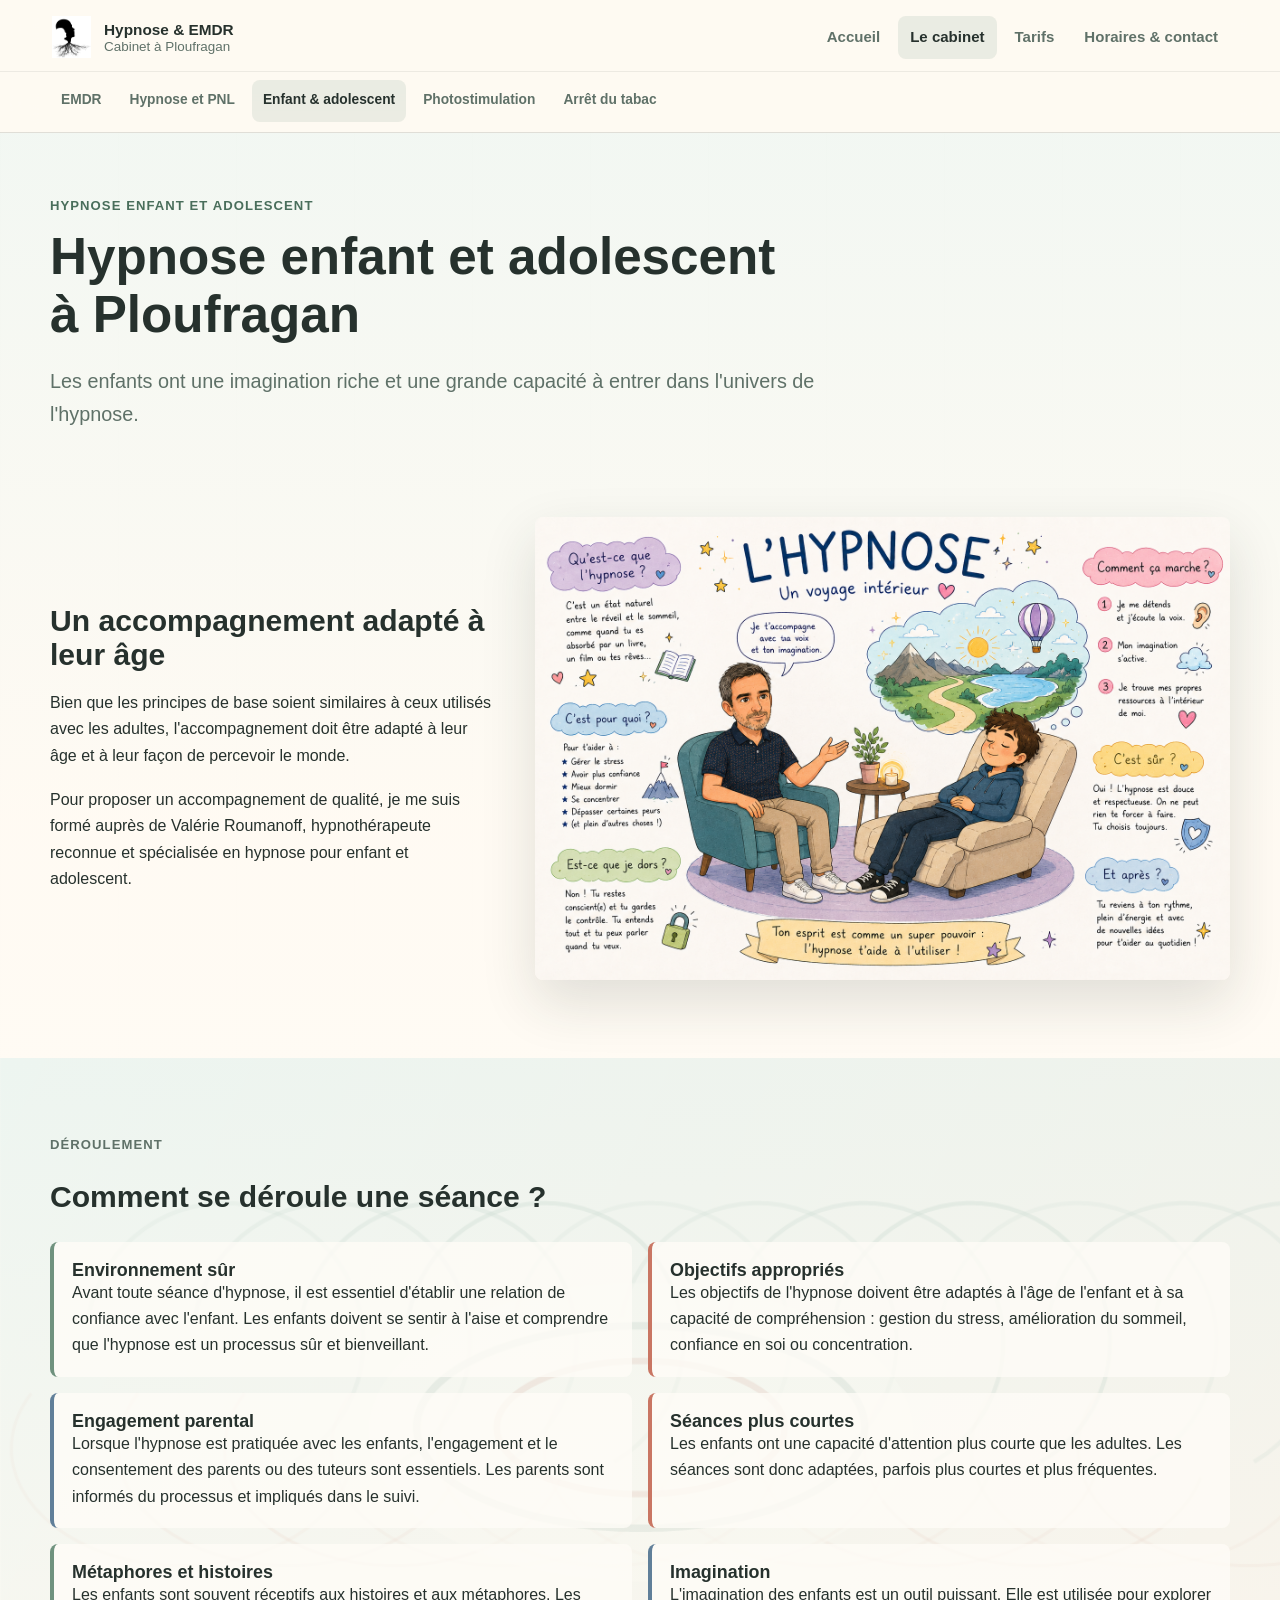
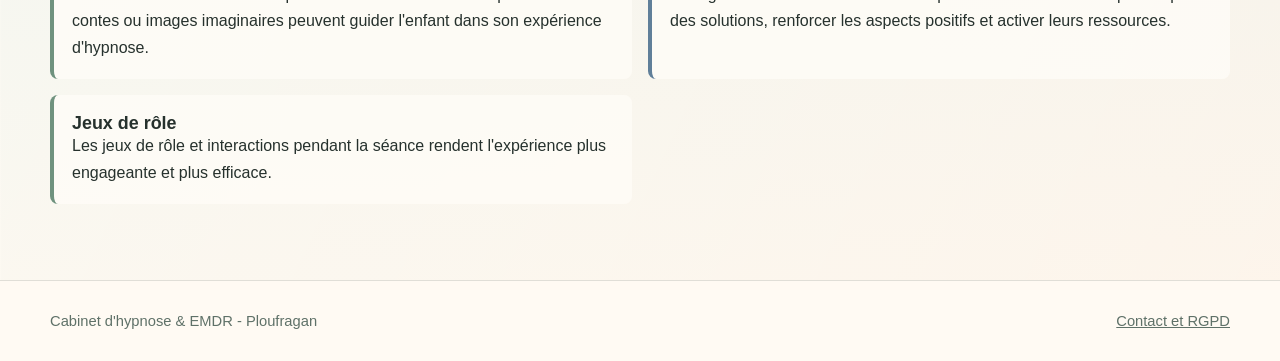
<file: cabinet/hypnose-enfant-et-adolescent.html>
<!DOCTYPE html>
<html lang="fr">
<head>
  <meta charset="UTF-8">
  <meta name="viewport" content="width=device-width, initial-scale=1.0">
  <title>Hypnose enfant adolescent à Ploufragan | Julien Clermont</title>
  <meta name="description" content="Hypnose pour enfant et adolescent à Ploufragan avec Julien Clermont: accompagnement adapté à l'âge, aux émotions et au rythme du jeune.">
  <meta name="robots" content="index, follow">
  <meta name="author" content="Julien Clermont">
  <link rel="canonical" href="https://www.hypnosejulienclermont.bzh/cabinet/hypnose-enfant-et-adolescent.html">
  <link rel="icon" type="image/x-icon" href="../favicon.ico">
  <meta property="og:type" content="website">
  <meta property="og:title" content="Hypnose enfant et adolescent à Ploufragan">
  <meta property="og:description" content="Un accompagnement adapté à l'âge, au rythme et aux besoins du jeune.">
  <meta property="og:url" content="https://www.hypnosejulienclermont.bzh/cabinet/hypnose-enfant-et-adolescent.html">
  <meta property="og:image" content="https://www.hypnosejulienclermont.bzh/assets/images/hypnose-enfant-ado.png">
  <meta name="twitter:card" content="summary_large_image">
  <link rel="stylesheet" href="../assets/css/style.css">
</head>
<body>
  <header class="site-header">
    <div class="header-inner">
      <a class="brand" href="../index.html" aria-label="Accueil du cabinet">
        <span class="brand-mark" aria-hidden="true"></span>
        <span class="brand-text">
          <strong>Hypnose &amp; EMDR</strong>
          <span>Cabinet à Ploufragan</span>
        </span>
      </a>
      <nav class="primary-nav" aria-label="Navigation principale">
        <a href="../index.html">Accueil</a>
        <a class="active" href="../le-cabinet.html">Le cabinet</a>
        <a href="../tarifs.html">Tarifs</a>
        <a href="../horaires-et-contact.html">Horaires &amp; contact</a>
      </nav>
    </div>
    <div class="subnav-wrap">
      <nav class="subnav" aria-label="Accompagnements">
        <a href="emdr.html">EMDR</a>
        <a href="hypnose-eriksonienne.html">Hypnose et PNL</a>
        <a class="active" href="hypnose-enfant-et-adolescent.html">Enfant &amp; adolescent</a>
        <a href="photostimulation.html">Photostimulation</a>
        <a href="arret-du-tabac.html">Arrêt du tabac</a>
      </nav>
    </div>
  </header>

  <main>
    <section class="page-hero">
      <p class="eyebrow">Hypnose enfant et adolescent</p>
      <h1>Hypnose enfant et adolescent à Ploufragan</h1>
      <p class="lead">Les enfants ont une imagination riche et une grande capacité à entrer dans l'univers de l'hypnose.</p>
    </section>

    <section class="split-section media-large">
      <div class="copy-flow">
        <h2>Un accompagnement adapté à leur âge</h2>
        <p>Bien que les principes de base soient similaires à ceux utilisés avec les adultes, l'accompagnement doit être adapté à leur âge et à leur façon de percevoir le monde.</p>
        <p>Pour proposer un accompagnement de qualité, je me suis formé auprès de Valérie Roumanoff, hypnothérapeute reconnue et spécialisée en hypnose pour enfant et adolescent.</p>
      </div>
      <div class="photo-frame">
        <img src="../assets/images/hypnose-enfant-ado.png" alt="Infographie expliquant l'hypnose pour enfant et adolescent">
      </div>
    </section>

    <section class="section alt">
      <div class="section-head">
        <p class="eyebrow">Déroulement</p>
        <h2>Comment se déroule une séance ?</h2>
      </div>
      <div class="feature-list container">
        <article class="mini-feature">
          <h3>Environnement sûr</h3>
          <p>Avant toute séance d'hypnose, il est essentiel d'établir une relation de confiance avec l'enfant. Les enfants doivent se sentir à l'aise et comprendre que l'hypnose est un processus sûr et bienveillant.</p>
        </article>
        <article class="mini-feature">
          <h3>Objectifs appropriés</h3>
          <p>Les objectifs de l'hypnose doivent être adaptés à l'âge de l'enfant et à sa capacité de compréhension : gestion du stress, amélioration du sommeil, confiance en soi ou concentration.</p>
        </article>
        <article class="mini-feature">
          <h3>Engagement parental</h3>
          <p>Lorsque l'hypnose est pratiquée avec les enfants, l'engagement et le consentement des parents ou des tuteurs sont essentiels. Les parents sont informés du processus et impliqués dans le suivi.</p>
        </article>
        <article class="mini-feature">
          <h3>Séances plus courtes</h3>
          <p>Les enfants ont une capacité d'attention plus courte que les adultes. Les séances sont donc adaptées, parfois plus courtes et plus fréquentes.</p>
        </article>
        <article class="mini-feature">
          <h3>Métaphores et histoires</h3>
          <p>Les enfants sont souvent réceptifs aux histoires et aux métaphores. Les contes ou images imaginaires peuvent guider l'enfant dans son expérience d'hypnose.</p>
        </article>
        <article class="mini-feature">
          <h3>Imagination</h3>
          <p>L'imagination des enfants est un outil puissant. Elle est utilisée pour explorer des solutions, renforcer les aspects positifs et activer leurs ressources.</p>
        </article>
        <article class="mini-feature">
          <h3>Jeux de rôle</h3>
          <p>Les jeux de rôle et interactions pendant la séance rendent l'expérience plus engageante et plus efficace.</p>
        </article>
      </div>
    </section>
  </main>

  <footer class="site-footer">
    <div class="footer-inner">
      <span>Cabinet d'hypnose &amp; EMDR - Ploufragan</span>
      <span><a href="../horaires-et-contact.html">Contact et RGPD</a></span>
    </div>
  </footer>
</body>
</html>
</file>
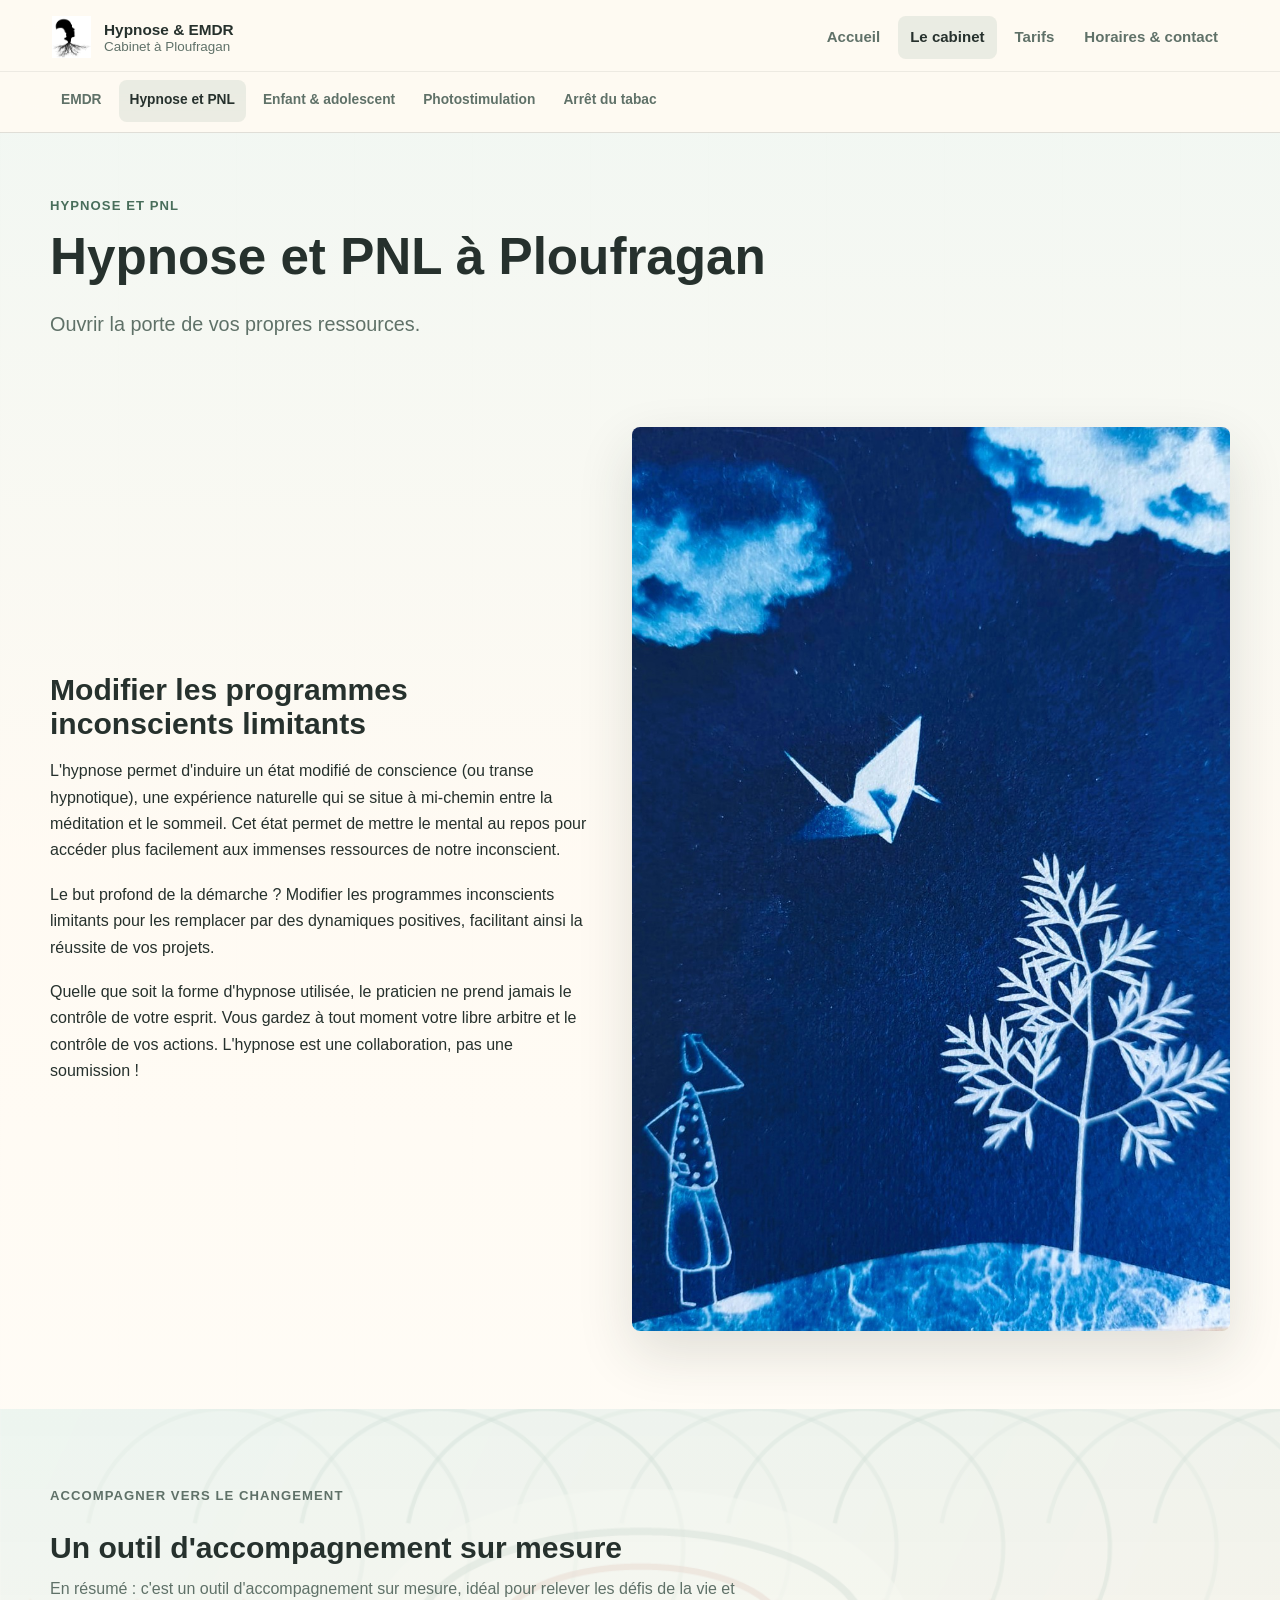
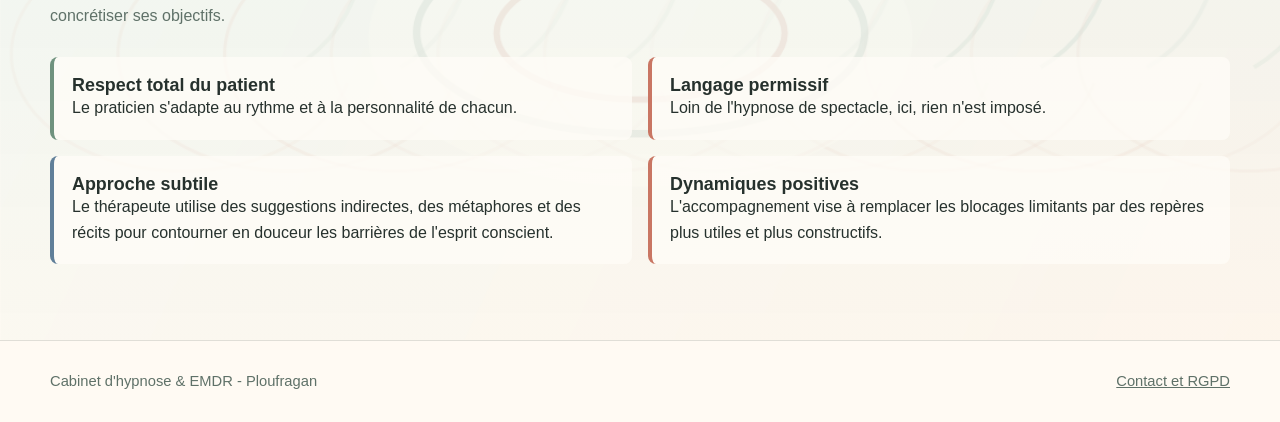
<file: cabinet/hypnose-eriksonienne.html>
<!DOCTYPE html>
<html lang="fr">
<head>
  <meta charset="UTF-8">
  <meta name="viewport" content="width=device-width, initial-scale=1.0">
  <title>Hypnose et PNL à Ploufragan | Julien Clermont</title>
  <meta name="description" content="Hypnose et PNL à Ploufragan avec Julien Clermont: accompagnement orienté changement, ressources inconscientes et respect du rythme de chacun.">
  <meta name="robots" content="index, follow">
  <meta name="author" content="Julien Clermont">
  <link rel="canonical" href="https://www.hypnosejulienclermont.bzh/cabinet/hypnose-eriksonienne.html">
  <link rel="icon" type="image/x-icon" href="../favicon.ico">
  <meta property="og:type" content="website">
  <meta property="og:title" content="Hypnose et PNL à Ploufragan">
  <meta property="og:description" content="Ouvrir la porte de vos propres ressources avec l'hypnose et la PNL.">
  <meta property="og:url" content="https://www.hypnosejulienclermont.bzh/cabinet/hypnose-eriksonienne.html">
  <meta property="og:image" content="https://www.hypnosejulienclermont.bzh/assets/images/hypnose-paysage.jpeg">
  <meta name="twitter:card" content="summary_large_image">
  <link rel="stylesheet" href="../assets/css/style.css">
</head>
<body>
  <header class="site-header">
    <div class="header-inner">
      <a class="brand" href="../index.html" aria-label="Accueil du cabinet">
        <span class="brand-mark" aria-hidden="true"></span>
        <span class="brand-text">
          <strong>Hypnose &amp; EMDR</strong>
          <span>Cabinet à Ploufragan</span>
        </span>
      </a>
      <nav class="primary-nav" aria-label="Navigation principale">
        <a href="../index.html">Accueil</a>
        <a class="active" href="../le-cabinet.html">Le cabinet</a>
        <a href="../tarifs.html">Tarifs</a>
        <a href="../horaires-et-contact.html">Horaires &amp; contact</a>
      </nav>
    </div>
    <div class="subnav-wrap">
      <nav class="subnav" aria-label="Accompagnements">
        <a href="emdr.html">EMDR</a>
        <a class="active" href="hypnose-eriksonienne.html">Hypnose et PNL</a>
        <a href="hypnose-enfant-et-adolescent.html">Enfant &amp; adolescent</a>
        <a href="photostimulation.html">Photostimulation</a>
        <a href="arret-du-tabac.html">Arrêt du tabac</a>
      </nav>
    </div>
  </header>

  <main>
    <section class="page-hero">
      <p class="eyebrow">Hypnose et PNL</p>
      <h1>Hypnose et PNL à Ploufragan</h1>
      <p class="lead">Ouvrir la porte de vos propres ressources.</p>
    </section>

    <section class="split-section">
      <div class="copy-flow">
        <h2>Modifier les programmes inconscients limitants</h2>
        <p>L'hypnose permet d'induire un état modifié de conscience (ou transe hypnotique), une expérience naturelle qui se situe à mi-chemin entre la méditation et le sommeil. Cet état permet de mettre le mental au repos pour accéder plus facilement aux immenses ressources de notre inconscient.</p>
        <p>Le but profond de la démarche ? Modifier les programmes inconscients limitants pour les remplacer par des dynamiques positives, facilitant ainsi la réussite de vos projets.</p>
        <p>Quelle que soit la forme d'hypnose utilisée, le praticien ne prend jamais le contrôle de votre esprit. Vous gardez à tout moment votre libre arbitre et le contrôle de vos actions. L'hypnose est une collaboration, pas une soumission !</p>
      </div>
      <div class="photo-frame">
        <img src="../assets/images/hypnose-paysage.jpeg" alt="Illustration poétique d'un paysage intérieur en hypnose">
      </div>
    </section>

    <section class="section alt">
      <div class="section-head">
        <p class="eyebrow">Accompagner vers le changement</p>
        <h2>Un outil d'accompagnement sur mesure</h2>
        <p>En résumé : c'est un outil d'accompagnement sur mesure, idéal pour relever les défis de la vie et concrétiser ses objectifs.</p>
      </div>
      <div class="feature-list container">
        <article class="mini-feature">
          <h3>Respect total du patient</h3>
          <p>Le praticien s'adapte au rythme et à la personnalité de chacun.</p>
        </article>
        <article class="mini-feature">
          <h3>Langage permissif</h3>
          <p>Loin de l'hypnose de spectacle, ici, rien n'est imposé.</p>
        </article>
        <article class="mini-feature">
          <h3>Approche subtile</h3>
          <p>Le thérapeute utilise des suggestions indirectes, des métaphores et des récits pour contourner en douceur les barrières de l'esprit conscient.</p>
        </article>
        <article class="mini-feature">
          <h3>Dynamiques positives</h3>
          <p>L'accompagnement vise à remplacer les blocages limitants par des repères plus utiles et plus constructifs.</p>
        </article>
      </div>
    </section>
  </main>

  <footer class="site-footer">
    <div class="footer-inner">
      <span>Cabinet d'hypnose &amp; EMDR - Ploufragan</span>
      <span><a href="../horaires-et-contact.html">Contact et RGPD</a></span>
    </div>
  </footer>
</body>
</html>
</file>
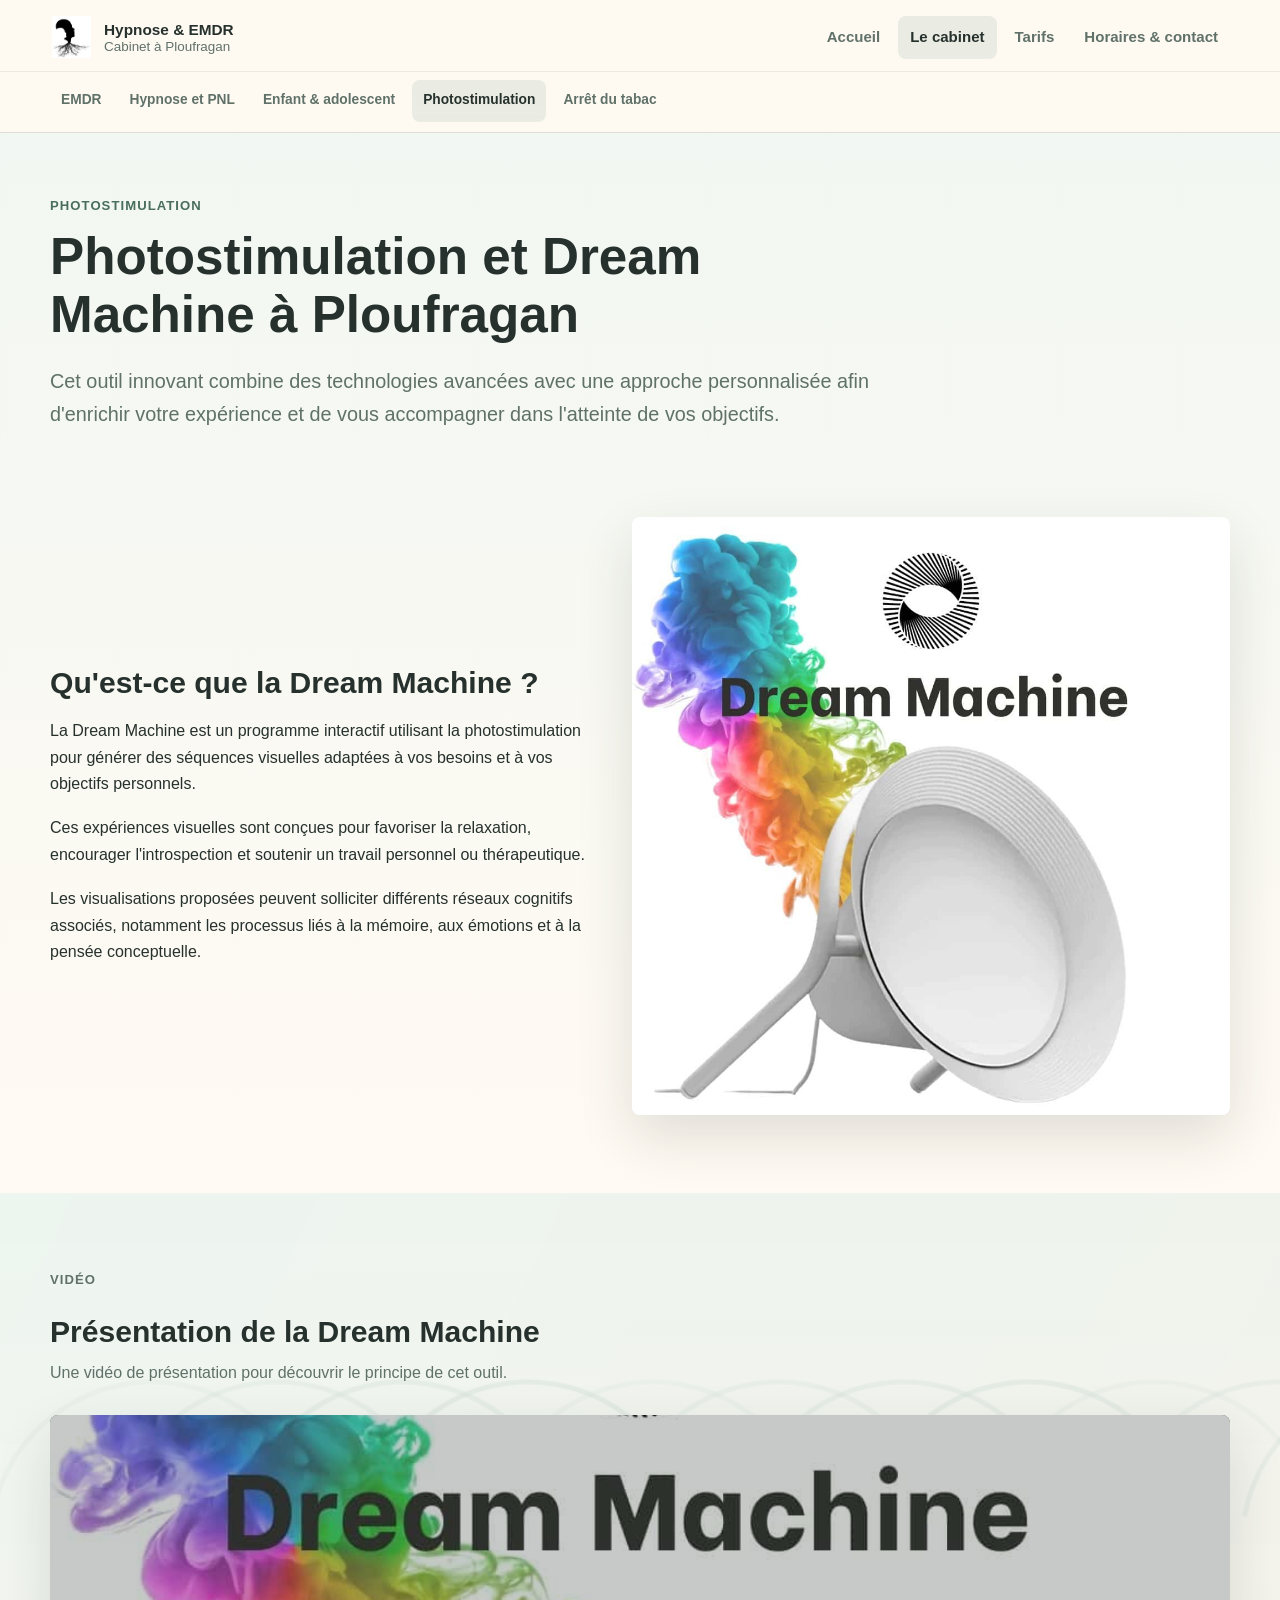
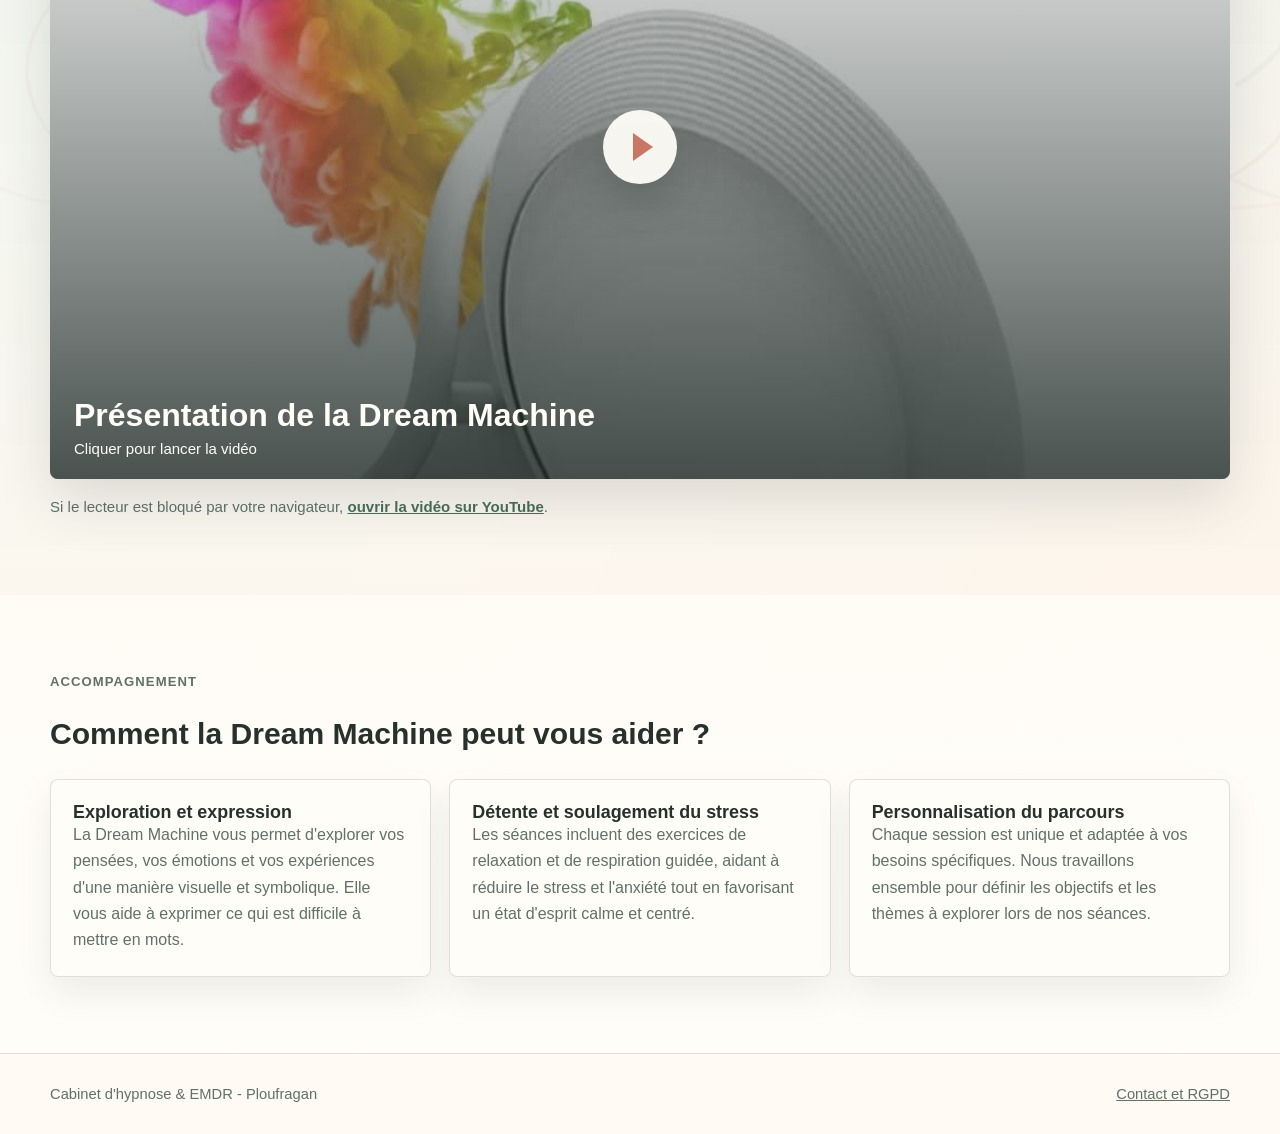
<file: cabinet/photostimulation.html>
<!DOCTYPE html>
<html lang="fr">
<head>
  <meta charset="UTF-8">
  <meta name="viewport" content="width=device-width, initial-scale=1.0">
  <title>Photostimulation Dream Machine à Ploufragan | Julien Clermont</title>
  <meta name="description" content="Photostimulation et Dream Machine à Ploufragan avec Julien Clermont: expériences visuelles pour relaxation, introspection et travail thérapeutique.">
  <meta name="robots" content="index, follow">
  <meta name="author" content="Julien Clermont">
  <link rel="canonical" href="https://www.hypnosejulienclermont.bzh/cabinet/photostimulation.html">
  <link rel="icon" type="image/x-icon" href="../favicon.ico">
  <meta property="og:type" content="website">
  <meta property="og:title" content="Photostimulation Dream Machine à Ploufragan">
  <meta property="og:description" content="Photostimulation et expériences visuelles adaptées avec Julien Clermont.">
  <meta property="og:url" content="https://www.hypnosejulienclermont.bzh/cabinet/photostimulation.html">
  <meta property="og:image" content="https://www.hypnosejulienclermont.bzh/assets/images/dream-machine.jpg">
  <meta name="twitter:card" content="summary_large_image">
  <link rel="stylesheet" href="../assets/css/style.css">
</head>
<body>
  <header class="site-header">
    <div class="header-inner">
      <a class="brand" href="../index.html" aria-label="Accueil du cabinet">
        <span class="brand-mark" aria-hidden="true"></span>
        <span class="brand-text">
          <strong>Hypnose &amp; EMDR</strong>
          <span>Cabinet à Ploufragan</span>
        </span>
      </a>
      <nav class="primary-nav" aria-label="Navigation principale">
        <a href="../index.html">Accueil</a>
        <a class="active" href="../le-cabinet.html">Le cabinet</a>
        <a href="../tarifs.html">Tarifs</a>
        <a href="../horaires-et-contact.html">Horaires &amp; contact</a>
      </nav>
    </div>
    <div class="subnav-wrap">
      <nav class="subnav" aria-label="Accompagnements">
        <a href="emdr.html">EMDR</a>
        <a href="hypnose-eriksonienne.html">Hypnose et PNL</a>
        <a href="hypnose-enfant-et-adolescent.html">Enfant &amp; adolescent</a>
        <a class="active" href="photostimulation.html">Photostimulation</a>
        <a href="arret-du-tabac.html">Arrêt du tabac</a>
      </nav>
    </div>
  </header>

  <main>
    <section class="page-hero">
      <p class="eyebrow">Photostimulation</p>
      <h1>Photostimulation et Dream Machine à Ploufragan</h1>
      <p class="lead">Cet outil innovant combine des technologies avancées avec une approche personnalisée afin d'enrichir votre expérience et de vous accompagner dans l'atteinte de vos objectifs.</p>
    </section>

    <section class="split-section">
      <div class="copy-flow">
        <h2>Qu'est-ce que la Dream Machine ?</h2>
        <p>La Dream Machine est un programme interactif utilisant la photostimulation pour générer des séquences visuelles adaptées à vos besoins et à vos objectifs personnels.</p>
        <p>Ces expériences visuelles sont conçues pour favoriser la relaxation, encourager l'introspection et soutenir un travail personnel ou thérapeutique.</p>
        <p>Les visualisations proposées peuvent solliciter différents réseaux cognitifs associés, notamment les processus liés à la mémoire, aux émotions et à la pensée conceptuelle.</p>
      </div>
      <div class="photo-frame">
        <img src="../assets/images/dream-machine.jpg" alt="Dream Machine utilisée en photostimulation">
      </div>
    </section>

    <section class="section alt">
      <div class="section-head">
        <p class="eyebrow">Vidéo</p>
        <h2>Présentation de la Dream Machine</h2>
        <p>Une vidéo de présentation pour découvrir le principe de cet outil.</p>
      </div>
      <div class="video-embed container">
        <button class="video-launch" type="button" data-youtube-id="wND4XuwOH_I" data-title="Présentation de la Dream Machine">
          <img src="../assets/images/dream-machine.jpg" alt="">
          <span class="play-icon" aria-hidden="true"></span>
          <span class="video-copy">
            <strong>Présentation de la Dream Machine</strong>
            <small>Cliquer pour lancer la vidéo</small>
          </span>
        </button>
        <p class="video-fallback">Si le lecteur est bloqué par votre navigateur, <a href="https://www.youtube.com/watch?v=wND4XuwOH_I" target="_blank" rel="noopener">ouvrir la vidéo sur YouTube</a>.</p>
      </div>
    </section>

    <section class="section">
      <div class="section-head">
        <p class="eyebrow">Accompagnement</p>
        <h2>Comment la Dream Machine peut vous aider ?</h2>
      </div>
      <div class="grid">
        <article class="info-panel">
          <h3>Exploration et expression</h3>
          <p>La Dream Machine vous permet d'explorer vos pensées, vos émotions et vos expériences d'une manière visuelle et symbolique. Elle vous aide à exprimer ce qui est difficile à mettre en mots.</p>
        </article>
        <article class="info-panel">
          <h3>Détente et soulagement du stress</h3>
          <p>Les séances incluent des exercices de relaxation et de respiration guidée, aidant à réduire le stress et l'anxiété tout en favorisant un état d'esprit calme et centré.</p>
        </article>
        <article class="info-panel">
          <h3>Personnalisation du parcours</h3>
          <p>Chaque session est unique et adaptée à vos besoins spécifiques. Nous travaillons ensemble pour définir les objectifs et les thèmes à explorer lors de nos séances.</p>
        </article>
      </div>
    </section>
  </main>

  <footer class="site-footer">
    <div class="footer-inner">
      <span>Cabinet d'hypnose &amp; EMDR - Ploufragan</span>
      <span><a href="../horaires-et-contact.html">Contact et RGPD</a></span>
    </div>
  </footer>
  <script src="../assets/js/video-player.js"></script>
</body>
</html>
</file>
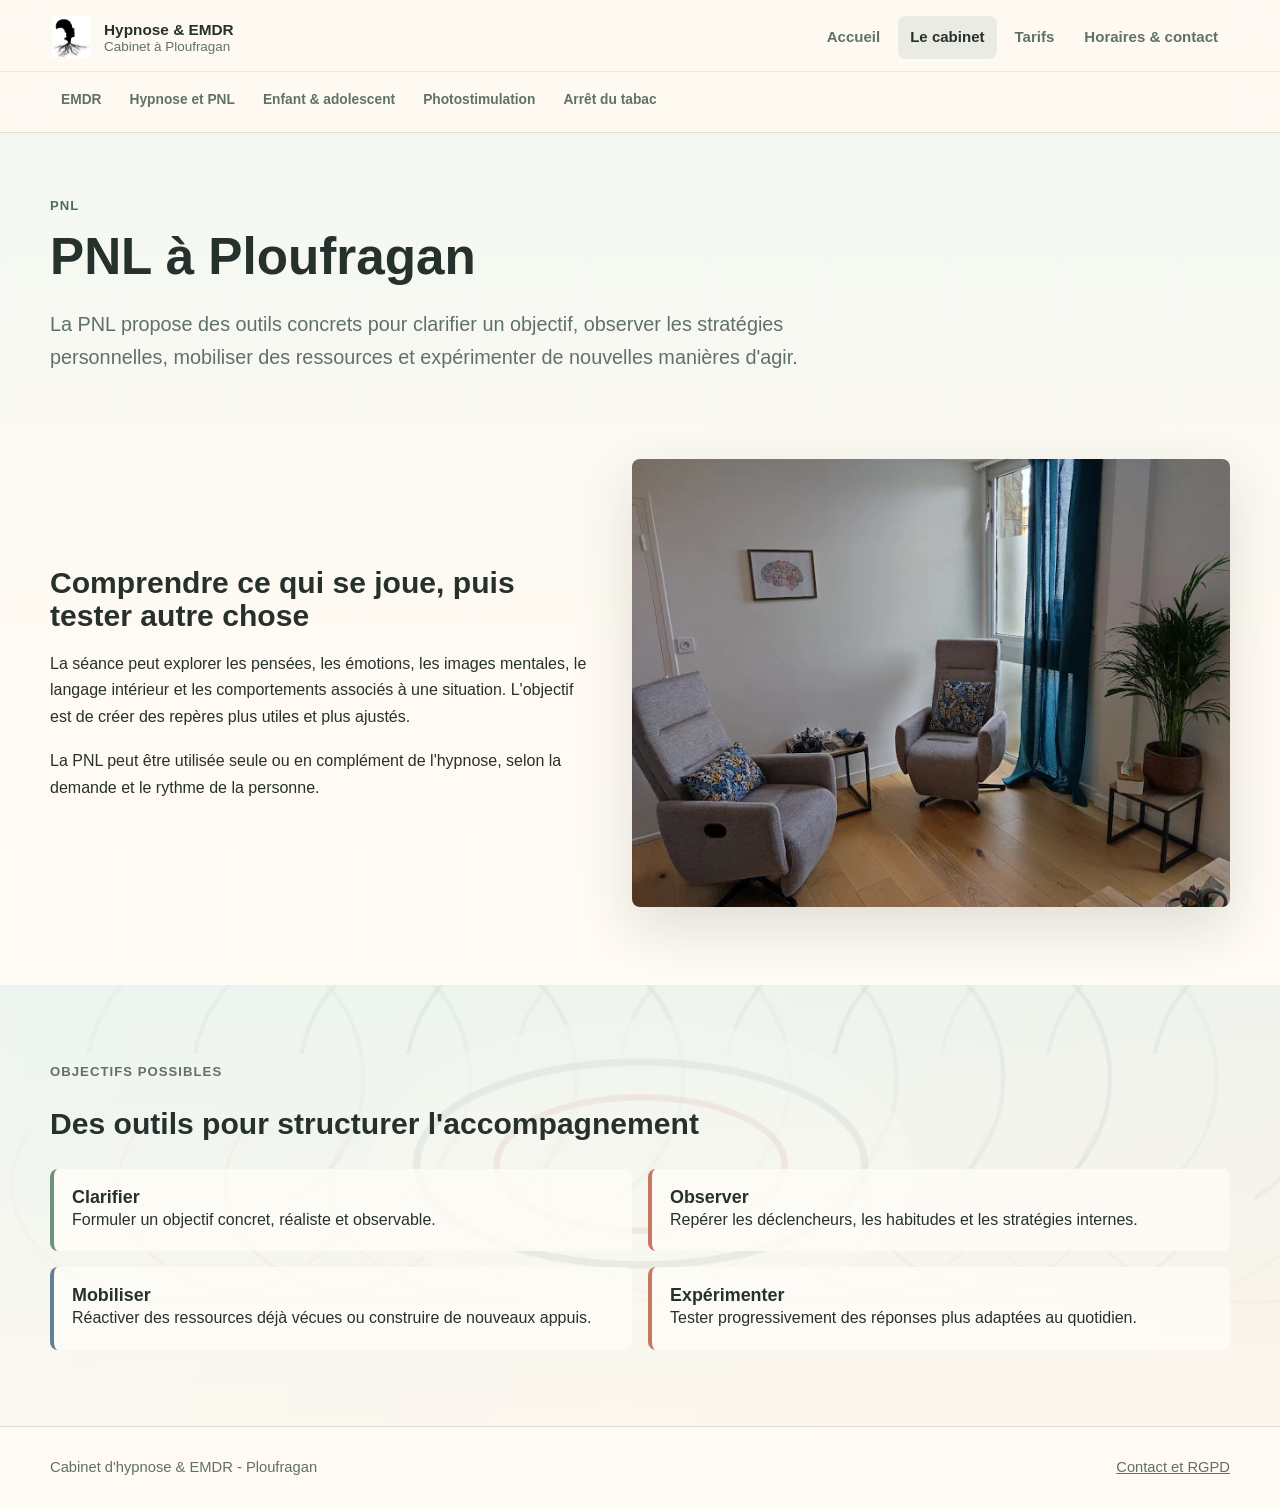
<file: cabinet/pnl.html>
<!DOCTYPE html>
<html lang="fr">
<head>
  <meta charset="UTF-8">
  <meta name="viewport" content="width=device-width, initial-scale=1.0">
  <title>PNL à Ploufragan | Programmation Neuro Linguistique</title>
  <meta name="description" content="PNL à Ploufragan avec Julien Clermont: Programmation Neuro Linguistique pour clarifier un objectif et mobiliser les ressources.">
  <meta name="robots" content="index, follow">
  <meta name="author" content="Julien Clermont">
  <link rel="canonical" href="https://www.hypnosejulienclermont.bzh/cabinet/pnl.html">
  <link rel="icon" type="image/x-icon" href="../favicon.ico">
  <meta property="og:type" content="website">
  <meta property="og:title" content="PNL à Ploufragan">
  <meta property="og:description" content="Programmation Neuro Linguistique pour clarifier un objectif et mobiliser les ressources.">
  <meta property="og:url" content="https://www.hypnosejulienclermont.bzh/cabinet/pnl.html">
  <meta property="og:image" content="https://www.hypnosejulienclermont.bzh/assets/images/logo.png">
  <meta name="twitter:card" content="summary_large_image">
  <link rel="stylesheet" href="../assets/css/style.css">
</head>
<body>
  <header class="site-header">
    <div class="header-inner">
      <a class="brand" href="../index.html" aria-label="Accueil du cabinet">
        <span class="brand-mark" aria-hidden="true"></span>
        <span class="brand-text">
          <strong>Hypnose &amp; EMDR</strong>
          <span>Cabinet à Ploufragan</span>
        </span>
      </a>
      <nav class="primary-nav" aria-label="Navigation principale">
        <a href="../index.html">Accueil</a>
        <a class="active" href="../le-cabinet.html">Le cabinet</a>
        <a href="../tarifs.html">Tarifs</a>
        <a href="../horaires-et-contact.html">Horaires &amp; contact</a>
      </nav>
    </div>
    <div class="subnav-wrap">
      <nav class="subnav" aria-label="Accompagnements">
        <a href="emdr.html">EMDR</a>
        <a href="hypnose-eriksonienne.html">Hypnose et PNL</a>
        <a href="hypnose-enfant-et-adolescent.html">Enfant &amp; adolescent</a>
        <a href="photostimulation.html">Photostimulation</a>
        <a href="arret-du-tabac.html">Arrêt du tabac</a>
      </nav>
    </div>
  </header>

  <main>
    <section class="page-hero">
      <p class="eyebrow">PNL</p>
      <h1>PNL à Ploufragan</h1>
      <p class="lead">La PNL propose des outils concrets pour clarifier un objectif, observer les stratégies personnelles, mobiliser des ressources et expérimenter de nouvelles manières d'agir.</p>
    </section>

    <section class="split-section">
      <div class="copy-flow">
        <h2>Comprendre ce qui se joue, puis tester autre chose</h2>
        <p>La séance peut explorer les pensées, les émotions, les images mentales, le langage intérieur et les comportements associés à une situation. L'objectif est de créer des repères plus utiles et plus ajustés.</p>
        <p>La PNL peut être utilisée seule ou en complément de l'hypnose, selon la demande et le rythme de la personne.</p>
      </div>
      <div class="photo-frame">
        <img src="../assets/images/cabinet-salle.png" alt="Salle de consultation pour un travail PNL">
      </div>
    </section>

    <section class="section alt">
      <div class="section-head">
        <p class="eyebrow">Objectifs possibles</p>
        <h2>Des outils pour structurer l'accompagnement</h2>
      </div>
      <div class="feature-list container">
        <article class="mini-feature">
          <h3>Clarifier</h3>
          <p>Formuler un objectif concret, réaliste et observable.</p>
        </article>
        <article class="mini-feature">
          <h3>Observer</h3>
          <p>Repérer les déclencheurs, les habitudes et les stratégies internes.</p>
        </article>
        <article class="mini-feature">
          <h3>Mobiliser</h3>
          <p>Réactiver des ressources déjà vécues ou construire de nouveaux appuis.</p>
        </article>
        <article class="mini-feature">
          <h3>Expérimenter</h3>
          <p>Tester progressivement des réponses plus adaptées au quotidien.</p>
        </article>
      </div>
    </section>
  </main>

  <footer class="site-footer">
    <div class="footer-inner">
      <span>Cabinet d'hypnose &amp; EMDR - Ploufragan</span>
      <span><a href="../horaires-et-contact.html">Contact et RGPD</a></span>
    </div>
  </footer>
</body>
</html>
</file>
<file: assets/css/style.css>
:root {
  --ink: #26312d;
  --muted: #5f7168;
  --paper: #fffaf2;
  --paper-strong: #fffdf8;
  --mist: #edf5f0;
  --sage: #6f927e;
  --sage-dark: #496e5b;
  --clay: #c97663;
  --rose: #f1d5ca;
  --gold: #d5a251;
  --blue: #607f99;
  --line: rgba(38, 49, 45, 0.14);
  --shadow: 0 22px 55px rgba(38, 49, 45, 0.14);
  --radius: 8px;
  --max: 1180px;
}

* {
  box-sizing: border-box;
}

html {
  scroll-behavior: smooth;
}

body {
  margin: 0;
  color: var(--ink);
  background:
    linear-gradient(180deg, rgba(237, 245, 240, 0.84), rgba(255, 250, 242, 0.94) 42%, #fffdf8 100%),
    repeating-linear-gradient(90deg, rgba(111, 146, 126, 0.045) 0 1px, transparent 1px 118px);
  font-family: "Segoe UI", Roboto, Arial, sans-serif;
  line-height: 1.65;
}

img {
  display: block;
  max-width: 100%;
}

a {
  color: inherit;
}

p {
  margin: 0;
}

h1,
h2,
h3 {
  margin: 0;
  line-height: 1.12;
  letter-spacing: 0;
}

h1 {
  max-width: 760px;
  font-size: clamp(1.95rem, 4vw, 3.55rem);
}

h2 {
  font-size: clamp(1.35rem, 2.35vw, 1.95rem);
}

h3 {
  font-size: 1.12rem;
}

.site-header {
  position: sticky;
  top: 0;
  z-index: 20;
  background: rgba(255, 250, 242, 0.92);
  border-bottom: 1px solid var(--line);
  backdrop-filter: blur(16px);
}

.header-inner,
.container {
  width: min(var(--max), calc(100% - 32px));
  margin: 0 auto;
}

.header-inner {
  display: flex;
  align-items: center;
  justify-content: space-between;
  gap: 24px;
  padding: 16px 0 12px;
}

.brand {
  display: inline-flex;
  align-items: center;
  gap: 12px;
  min-width: 230px;
  text-decoration: none;
}

.brand-mark {
  width: 42px;
  height: 42px;
  flex: 0 0 42px;
  border: 0;
  border-radius: 0;
  background: url("../images/logo.png") center / contain no-repeat;
  animation: none;
}

.brand-mark::before,
.brand-mark::after {
  display: none;
}

.brand-mark::after {
  inset: 14px;
  background: rgba(255, 250, 242, 0.92);
}

.brand-text {
  display: grid;
  line-height: 1.15;
}

.brand-text strong {
  font-size: 0.96rem;
  letter-spacing: 0;
}

.brand-text span {
  color: var(--muted);
  font-size: 0.84rem;
}

.primary-nav {
  display: flex;
  align-items: center;
  justify-content: flex-end;
  flex-wrap: wrap;
  gap: 6px;
}

.primary-nav a,
.subnav a,
.button,
.ghost-button {
  min-height: 42px;
  display: inline-flex;
  align-items: center;
  justify-content: center;
  gap: 8px;
  border-radius: var(--radius);
  text-decoration: none;
  transition: transform 180ms ease, background 180ms ease, color 180ms ease, border-color 180ms ease;
}

.primary-nav a {
  padding: 9px 12px;
  color: var(--muted);
  font-size: 0.94rem;
  font-weight: 650;
}

.primary-nav a:hover,
.primary-nav a.active,
.subnav a:hover,
.subnav a.active {
  color: var(--ink);
  background: rgba(111, 146, 126, 0.14);
}

.subnav-wrap {
  border-top: 1px solid rgba(38, 49, 45, 0.08);
}

.subnav {
  width: min(var(--max), calc(100% - 32px));
  margin: 0 auto;
  display: flex;
  gap: 6px;
  overflow-x: auto;
  padding: 8px 0 10px;
}

.subnav a {
  flex: 0 0 auto;
  padding: 8px 11px;
  color: var(--muted);
  font-size: 0.86rem;
  font-weight: 650;
  white-space: nowrap;
}

.hero,
.page-hero,
.split-section,
.contact-grid {
  width: min(var(--max), calc(100% - 32px));
  margin: 0 auto;
}

.hero {
  display: grid;
  grid-template-columns: minmax(0, 1.02fr) minmax(340px, 0.98fr);
  align-items: center;
  gap: 48px;
  min-height: calc(100vh - 116px);
  padding: 48px 0 64px;
}

.hero.hero-image-large {
  grid-template-columns: minmax(0, 0.84fr) minmax(420px, 1.16fr);
}

.eyebrow {
  margin: 0 0 12px;
  color: var(--sage-dark);
  font-size: 0.82rem;
  font-weight: 750;
  letter-spacing: 0.08em;
  text-transform: uppercase;
}

.lead {
  max-width: 690px;
  margin-top: 22px;
  color: var(--muted);
  font-size: clamp(1.03rem, 2vw, 1.24rem);
}

.hero-actions,
.cta-actions {
  display: flex;
  flex-wrap: wrap;
  gap: 12px;
  margin-top: 28px;
}

.button,
.ghost-button {
  padding: 11px 16px;
  border: 1px solid transparent;
  font-weight: 750;
  cursor: pointer;
}

.button {
  color: #fffdf8;
  background: var(--sage-dark);
  box-shadow: 0 12px 26px rgba(73, 110, 91, 0.24);
}

.button:hover {
  transform: translateY(-2px);
  background: #385b49;
}

.ghost-button {
  color: var(--ink);
  border-color: var(--line);
  background: rgba(255, 253, 248, 0.72);
}

.ghost-button:hover {
  transform: translateY(-2px);
  border-color: rgba(73, 110, 91, 0.32);
  background: #fffdf8;
}

.hero-media,
.photo-frame {
  position: relative;
}

.hero-media img,
.photo-frame img,
.map-frame iframe {
  width: 100%;
  border-radius: var(--radius);
  box-shadow: var(--shadow);
}

.hero-media img {
  aspect-ratio: 16 / 11;
  object-fit: contain;
  background: #fffdf8;
}

.focus-rings {
  position: absolute;
  right: -24px;
  bottom: -24px;
  width: 176px;
  height: 176px;
  pointer-events: none;
}

.focus-rings span {
  position: absolute;
  inset: 0;
  border: 1px solid rgba(73, 110, 91, 0.36);
  border-radius: 50%;
  animation: ring-focus 5.8s ease-in-out infinite;
}

.focus-rings span:nth-child(2) {
  inset: 22px;
  border-color: rgba(201, 118, 99, 0.34);
  animation-delay: 0.9s;
}

.focus-rings span:nth-child(3) {
  inset: 45px;
  border-color: rgba(96, 127, 153, 0.34);
  animation-delay: 1.8s;
}

.bilateral-track {
  position: relative;
  width: min(430px, 100%);
  height: 16px;
  margin-top: 26px;
  border-radius: 999px;
  background: linear-gradient(90deg, rgba(73, 110, 91, 0.16), rgba(96, 127, 153, 0.18), rgba(201, 118, 99, 0.16));
  overflow: hidden;
}

.bilateral-track::before,
.bilateral-track::after {
  content: "";
  position: absolute;
  left: 6px;
  top: 4px;
  width: 8px;
  height: 8px;
  border-radius: 50%;
  background: var(--sage-dark);
  animation: bilateral 3.4s ease-in-out infinite;
}

.bilateral-track::after {
  background: var(--clay);
  animation-delay: 1.7s;
}

.section {
  padding: 76px 0;
}

.section.alt {
  background:
    linear-gradient(180deg, rgba(237, 245, 240, 0.78), rgba(255, 250, 242, 0.74)),
    url("../images/motif-bilateral.png") center / cover;
}

.section-head {
  width: min(var(--max), calc(100% - 32px));
  margin: 0 auto 28px;
  display: grid;
  gap: 12px;
}

.section-head p {
  max-width: 750px;
  color: var(--muted);
}

.grid {
  width: min(var(--max), calc(100% - 32px));
  margin: 0 auto;
  display: grid;
  grid-template-columns: repeat(3, minmax(0, 1fr));
  gap: 18px;
}

.card,
.price-card,
.blog-card,
.info-panel {
  border: 1px solid var(--line);
  border-radius: var(--radius);
  background: rgba(255, 253, 248, 0.88);
  box-shadow: 0 16px 34px rgba(38, 49, 45, 0.08);
}

.card,
.price-card,
.blog-card {
  overflow: hidden;
}

.card img,
.blog-card img {
  width: 100%;
  aspect-ratio: 4 / 3;
  object-fit: cover;
}

.card-body,
.price-card,
.blog-card .card-body,
.info-panel {
  padding: 22px;
}

.card p,
.price-card p,
.blog-card p,
.info-panel p,
li {
  color: var(--muted);
}

.card-link {
  display: inline-flex;
  margin-top: 18px;
  color: var(--sage-dark);
  font-weight: 750;
  text-decoration: none;
}

.card-link:hover {
  color: var(--clay);
}

.page-hero {
  padding: 62px 0 38px;
}

.page-hero .lead {
  max-width: 830px;
}

.split-section {
  display: grid;
  grid-template-columns: minmax(0, 0.95fr) minmax(320px, 1.05fr);
  align-items: center;
  gap: 40px;
  padding: 48px 0 78px;
}

.split-section.media-large {
  grid-template-columns: minmax(0, 0.78fr) minmax(360px, 1.22fr);
}

.presentation-section {
  width: min(var(--max), calc(100% - 32px));
  margin: 0 auto;
  display: grid;
  grid-template-columns: minmax(0, 1fr) minmax(300px, 0.72fr);
  align-items: center;
  gap: 42px;
  padding: 36px 0 76px;
}

.presentation-copy {
  display: grid;
  gap: 16px;
}

.presentation-list {
  margin: 0;
  padding-left: 1.15rem;
  columns: 2;
  column-gap: 34px;
}

.presentation-list li {
  break-inside: avoid;
  margin-bottom: 8px;
}

.presentation-label {
  display: grid;
  grid-template-columns: 96px minmax(0, 1fr);
  align-items: center;
  gap: 18px;
  margin-top: 8px;
  padding: 18px;
  border: 1px solid var(--line);
  border-radius: var(--radius);
  background: rgba(255, 253, 248, 0.84);
  box-shadow: 0 14px 30px rgba(38, 49, 45, 0.08);
}

.presentation-label img {
  width: 96px;
  height: 96px;
  object-fit: contain;
  border-radius: 50%;
}

.presentation-label div {
  display: grid;
  gap: 10px;
}

.presentation-label p {
  color: var(--muted);
}

.presentation-label .ghost-button {
  width: fit-content;
  margin-top: 2px;
}

.presentation-photo {
  margin: 0;
  width: 100%;
  aspect-ratio: 1 / 1;
  overflow: hidden;
}

.presentation-photo img {
  width: 100%;
  height: 100%;
  object-fit: cover;
}

.copy-flow {
  display: grid;
  gap: 18px;
}

.copy-flow ul,
.check-list {
  margin: 0;
  padding-left: 1.1rem;
}

.check-list {
  display: grid;
  gap: 10px;
}

.photo-grid {
  display: grid;
  grid-template-columns: repeat(3, minmax(0, 1fr));
  gap: 16px;
}

.photo-grid img {
  width: 100%;
  aspect-ratio: 1 / 1;
  object-fit: cover;
  border-radius: var(--radius);
  box-shadow: 0 14px 30px rgba(38, 49, 45, 0.12);
}

.feature-list {
  display: grid;
  grid-template-columns: repeat(2, minmax(0, 1fr));
  gap: 16px;
}

.mini-feature {
  padding: 18px;
  border-left: 4px solid var(--sage);
  border-radius: var(--radius);
  background: rgba(255, 253, 248, 0.78);
}

.mini-feature:nth-child(2n) {
  border-left-color: var(--clay);
}

.mini-feature:nth-child(3n) {
  border-left-color: var(--blue);
}

.price-grid {
  width: min(var(--max), calc(100% - 32px));
  margin: 0 auto;
  display: grid;
  grid-template-columns: repeat(4, minmax(0, 1fr));
  gap: 18px;
}

.price {
  margin: 14px 0 10px;
  color: var(--sage-dark);
  font-size: 2rem;
  line-height: 1;
  font-weight: 800;
}

.price-card h2 {
  font-size: 1.15rem;
}

.tag {
  display: inline-flex;
  min-height: 30px;
  align-items: center;
  padding: 5px 9px;
  border-radius: 999px;
  color: var(--sage-dark);
  background: rgba(111, 146, 126, 0.14);
  font-size: 0.78rem;
  font-weight: 750;
}

.contact-grid {
  display: grid;
  grid-template-columns: minmax(300px, 0.85fr) minmax(0, 1.15fr);
  gap: 22px;
  padding: 34px 0 78px;
}

.map-frame iframe {
  min-height: 420px;
  border: 0;
}

.contact-details {
  display: grid;
  gap: 14px;
}

.detail-line {
  padding: 14px 0;
  border-bottom: 1px solid var(--line);
}

.detail-line strong {
  display: block;
  margin-bottom: 4px;
}

.contact-form {
  display: grid;
  gap: 12px;
  margin-top: 18px;
}

.form-section {
  width: min(840px, calc(100% - 32px));
  margin: 0 auto;
  padding: 28px 0 78px;
}

.retractation-form {
  display: grid;
  gap: 12px;
  padding: 26px;
  border: 1px solid var(--line);
  border-radius: var(--radius);
  background: rgba(255, 253, 248, 0.9);
  box-shadow: 0 16px 34px rgba(38, 49, 45, 0.08);
}

.field-help {
  margin-top: -8px;
  color: var(--muted);
  font-size: 0.92rem;
}

.form-error {
  color: #9f3c2f;
  font-weight: 700;
}

label {
  color: var(--ink);
  font-weight: 700;
}

input,
textarea {
  width: 100%;
  border: 1px solid rgba(38, 49, 45, 0.18);
  border-radius: var(--radius);
  padding: 12px 13px;
  color: var(--ink);
  background: #fffdf8;
  font: inherit;
}

textarea {
  min-height: 130px;
  resize: vertical;
}

.consent {
  display: flex;
  align-items: flex-start;
  gap: 10px;
  color: var(--muted);
  font-size: 0.92rem;
}

.consent input {
  width: auto;
  margin-top: 7px;
}

.blog-meta {
  color: var(--sage-dark);
  font-size: 0.82rem;
  font-weight: 750;
  text-transform: uppercase;
}

.review-card {
  border: 1px solid var(--line);
  border-radius: var(--radius);
  background: rgba(255, 253, 248, 0.9);
  box-shadow: 0 16px 34px rgba(38, 49, 45, 0.08);
}

.review-stars {
  color: var(--gold);
  font-size: 1.28rem;
  line-height: 1;
  letter-spacing: 0.08em;
}

.review-card {
  display: grid;
  gap: 14px;
  padding: 20px;
}

.review-card span {
  color: var(--sage-dark);
  font-size: 0.86rem;
  font-weight: 750;
}

.reviews-marquee {
  width: min(var(--max), calc(100% - 32px));
  margin: 0 auto;
  overflow: hidden;
  mask-image: linear-gradient(90deg, transparent, #000 7%, #000 93%, transparent);
}

.reviews-track {
  display: flex;
  gap: 14px;
  width: max-content;
  animation: reviews-scroll 36s linear infinite;
}

.reviews-track .review-card {
  width: min(360px, calc(100vw - 54px));
}

.reviews-marquee:hover .reviews-track {
  animation-play-state: paused;
}

.video-embed {
  display: grid;
  gap: 16px;
}

.video-launch,
.video-frame,
.video-embed iframe {
  width: 100%;
  aspect-ratio: 16 / 9;
}

.video-launch {
  position: relative;
  display: block;
  overflow: hidden;
  padding: 0;
  border: 0;
  border-radius: var(--radius);
  color: #fffdf8;
  background: var(--ink);
  box-shadow: var(--shadow);
  cursor: pointer;
  text-align: left;
}

.video-launch img {
  width: 100%;
  height: 100%;
  object-fit: cover;
  opacity: 0.74;
  transition: transform 220ms ease, opacity 220ms ease;
}

.video-launch:hover img {
  transform: scale(1.03);
  opacity: 0.56;
}

.video-launch::after {
  content: "";
  position: absolute;
  inset: 0;
  background: linear-gradient(180deg, transparent 28%, rgba(38, 49, 45, 0.78));
}

.play-icon {
  position: absolute;
  inset: 50% auto auto 50%;
  z-index: 1;
  width: 74px;
  height: 74px;
  border-radius: 50%;
  background: rgba(255, 253, 248, 0.94);
  transform: translate(-50%, -50%);
  box-shadow: 0 18px 42px rgba(38, 49, 45, 0.28);
}

.play-icon::before {
  content: "";
  position: absolute;
  left: 30px;
  top: 23px;
  width: 0;
  height: 0;
  border-top: 14px solid transparent;
  border-bottom: 14px solid transparent;
  border-left: 20px solid var(--clay);
}

.video-copy {
  position: absolute;
  left: 24px;
  right: 24px;
  bottom: 22px;
  z-index: 1;
  display: grid;
  gap: 6px;
}

.video-copy strong {
  font-size: clamp(1.2rem, 3vw, 2rem);
  line-height: 1.1;
}

.video-copy small,
.video-fallback {
  font-size: 0.94rem;
}

.video-fallback {
  color: var(--muted);
}

.video-fallback a {
  color: var(--sage-dark);
  font-weight: 750;
}

.video-embed iframe {
  display: block;
  border: 0;
  border-radius: var(--radius);
  box-shadow: var(--shadow);
  background: #fffdf8;
}

.video-embed .button {
  width: fit-content;
}

.cta-band {
  margin-top: 24px;
  padding: 44px;
  color: #fffdf8;
  background: linear-gradient(135deg, #496e5b, #607f99 58%, #c97663);
  border-radius: var(--radius);
}

.cta-band p {
  max-width: 720px;
  color: rgba(255, 253, 248, 0.86);
  margin-top: 12px;
}

.cta-band .ghost-button {
  color: #fffdf8;
  border-color: rgba(255, 253, 248, 0.48);
  background: rgba(255, 253, 248, 0.12);
}

.site-footer {
  border-top: 1px solid var(--line);
  background: rgba(255, 250, 242, 0.78);
}

.footer-inner {
  width: min(var(--max), calc(100% - 32px));
  margin: 0 auto;
  display: flex;
  flex-wrap: wrap;
  justify-content: space-between;
  gap: 16px;
  padding: 28px 0;
  color: var(--muted);
  font-size: 0.92rem;
}

.corner-badge {
  position: fixed;
  right: 18px;
  bottom: 18px;
  z-index: 30;
  width: clamp(82px, 10vw, 120px);
  height: clamp(82px, 10vw, 120px);
  display: block;
  border-radius: 50%;
  background: #fffdf8;
  box-shadow: 0 14px 34px rgba(38, 49, 45, 0.2);
  overflow: hidden;
  transition: transform 180ms ease, box-shadow 180ms ease;
}

.corner-badge:hover {
  transform: translateY(-2px) scale(1.02);
  box-shadow: 0 18px 42px rgba(38, 49, 45, 0.26);
}

.corner-badge img {
  width: 100%;
  height: 100%;
  object-fit: cover;
  border-radius: 50%;
}

@keyframes slow-breathe {
  0%,
  100% {
    transform: scale(1) rotate(0deg);
  }
  50% {
    transform: scale(1.055) rotate(6deg);
  }
}

@keyframes ring-focus {
  0%,
  100% {
    transform: scale(0.96);
    opacity: 0.42;
  }
  50% {
    transform: scale(1.06);
    opacity: 0.82;
  }
}

@keyframes bilateral {
  0%,
  100% {
    left: 6px;
  }
  50% {
    left: calc(100% - 14px);
  }
}

@keyframes reviews-scroll {
  from {
    transform: translateX(0);
  }
  to {
    transform: translateX(calc(-50% - 7px));
  }
}

@media (max-width: 1050px) {
  .price-grid {
    grid-template-columns: repeat(2, minmax(0, 1fr));
  }
}

@media (max-width: 900px) {
  .header-inner,
  .hero,
  .hero.hero-image-large,
  .split-section,
  .split-section.media-large,
  .contact-grid,
  .presentation-section {
    grid-template-columns: 1fr;
  }

  .header-inner {
    align-items: flex-start;
    flex-direction: column;
  }

  .primary-nav {
    justify-content: flex-start;
  }

  .hero {
    min-height: auto;
    padding-top: 38px;
  }

  .grid,
  .photo-grid {
    grid-template-columns: 1fr 1fr;
  }
}

@media (max-width: 640px) {
  .header-inner,
  .container,
  .hero,
  .page-hero,
  .split-section,
  .contact-grid,
  .section-head,
  .grid,
  .price-grid,
  .subnav,
  .footer-inner,
  .presentation-section,
  .reviews-marquee {
    width: min(100% - 22px, var(--max));
  }

  .brand {
    min-width: 0;
  }

  .primary-nav a {
    padding: 8px 9px;
    font-size: 0.88rem;
  }

  .grid,
  .price-grid,
  .photo-grid,
  .feature-list {
    grid-template-columns: 1fr;
  }

  .presentation-list {
    columns: 1;
  }

  .presentation-label {
    grid-template-columns: 1fr;
  }

  h1 {
    font-size: clamp(1.75rem, 10vw, 2.55rem);
  }

  .section {
    padding: 56px 0;
  }

  .cta-band {
    padding: 28px 22px;
  }

  .focus-rings {
    right: 12px;
    bottom: -34px;
    width: 132px;
    height: 132px;
  }

  .reviews-marquee {
    width: min(100% - 22px, var(--max));
    mask-image: none;
  }
}

@media (prefers-reduced-motion: reduce) {
  *,
  *::before,
  *::after {
    animation-duration: 0.001ms !important;
    animation-iteration-count: 1 !important;
    scroll-behavior: auto !important;
    transition-duration: 0.001ms !important;
  }

  .reviews-track {
    animation: none;
  }
}
</file>
